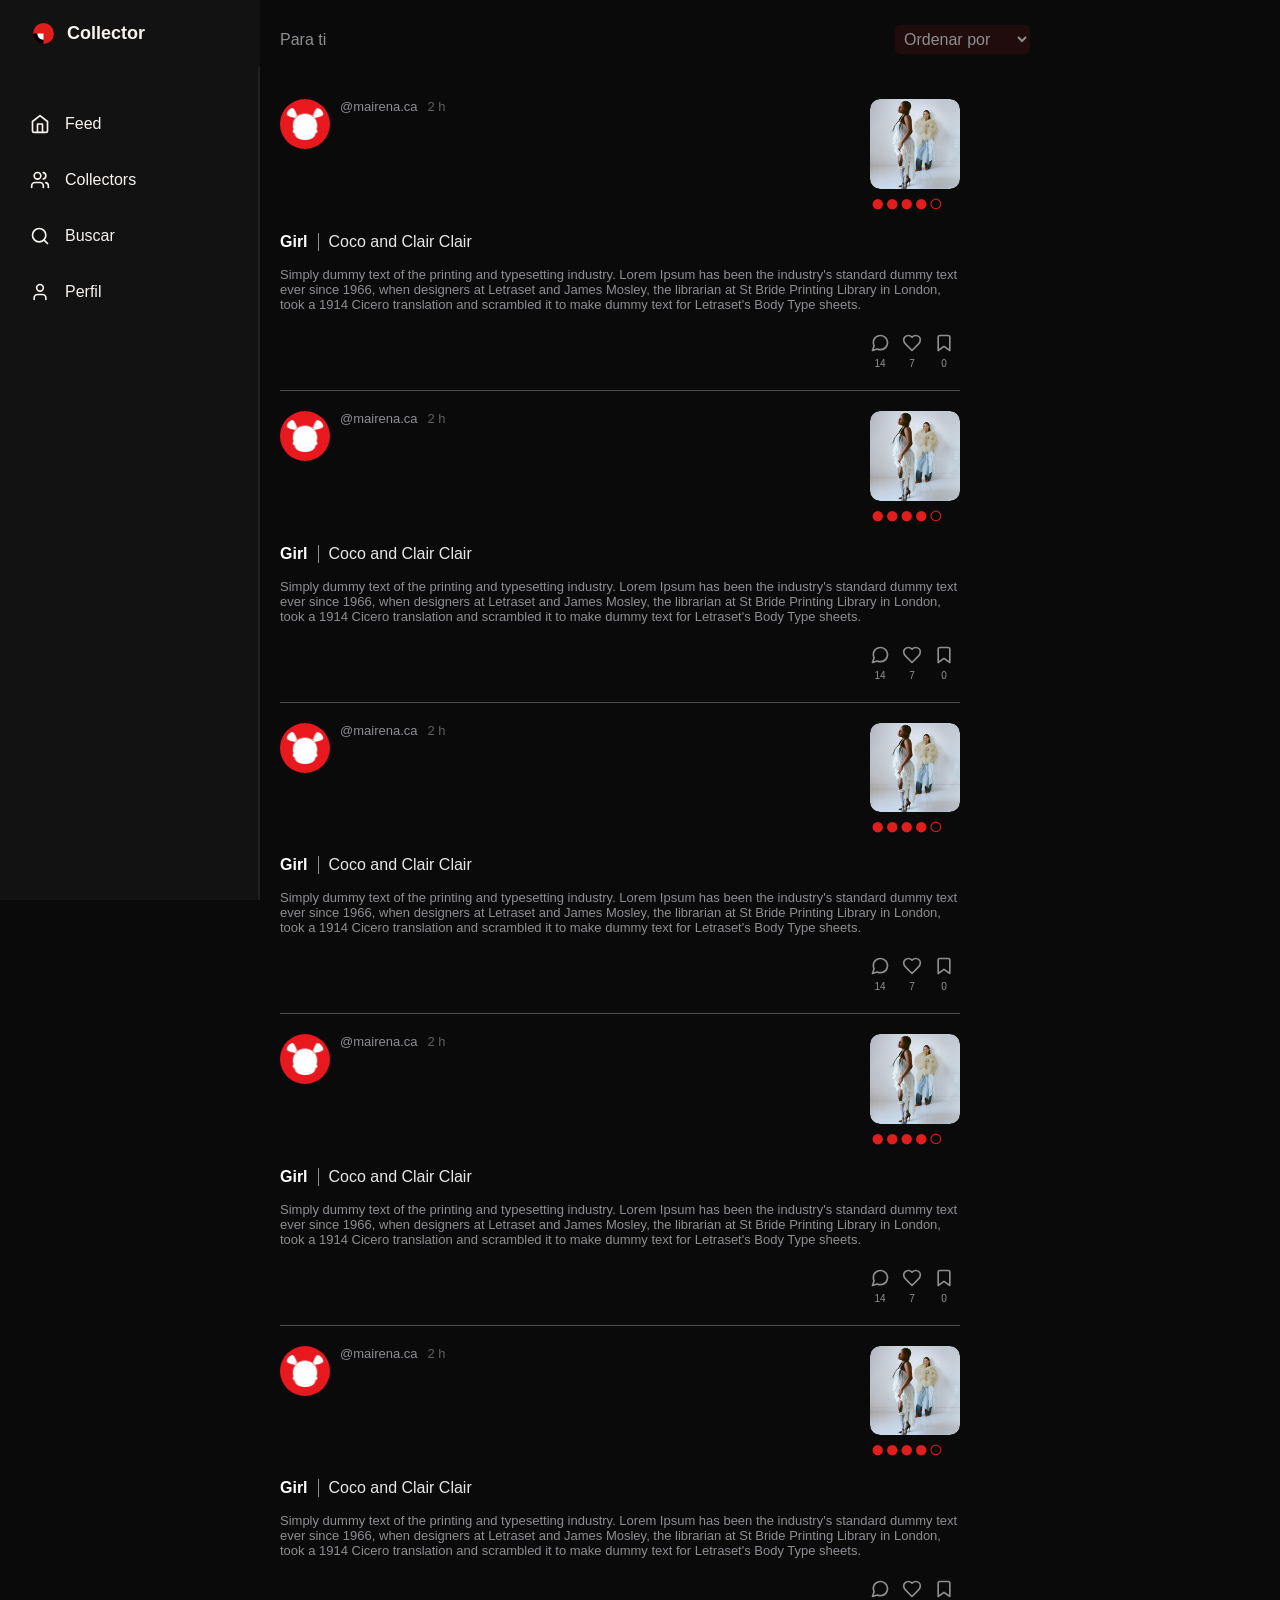
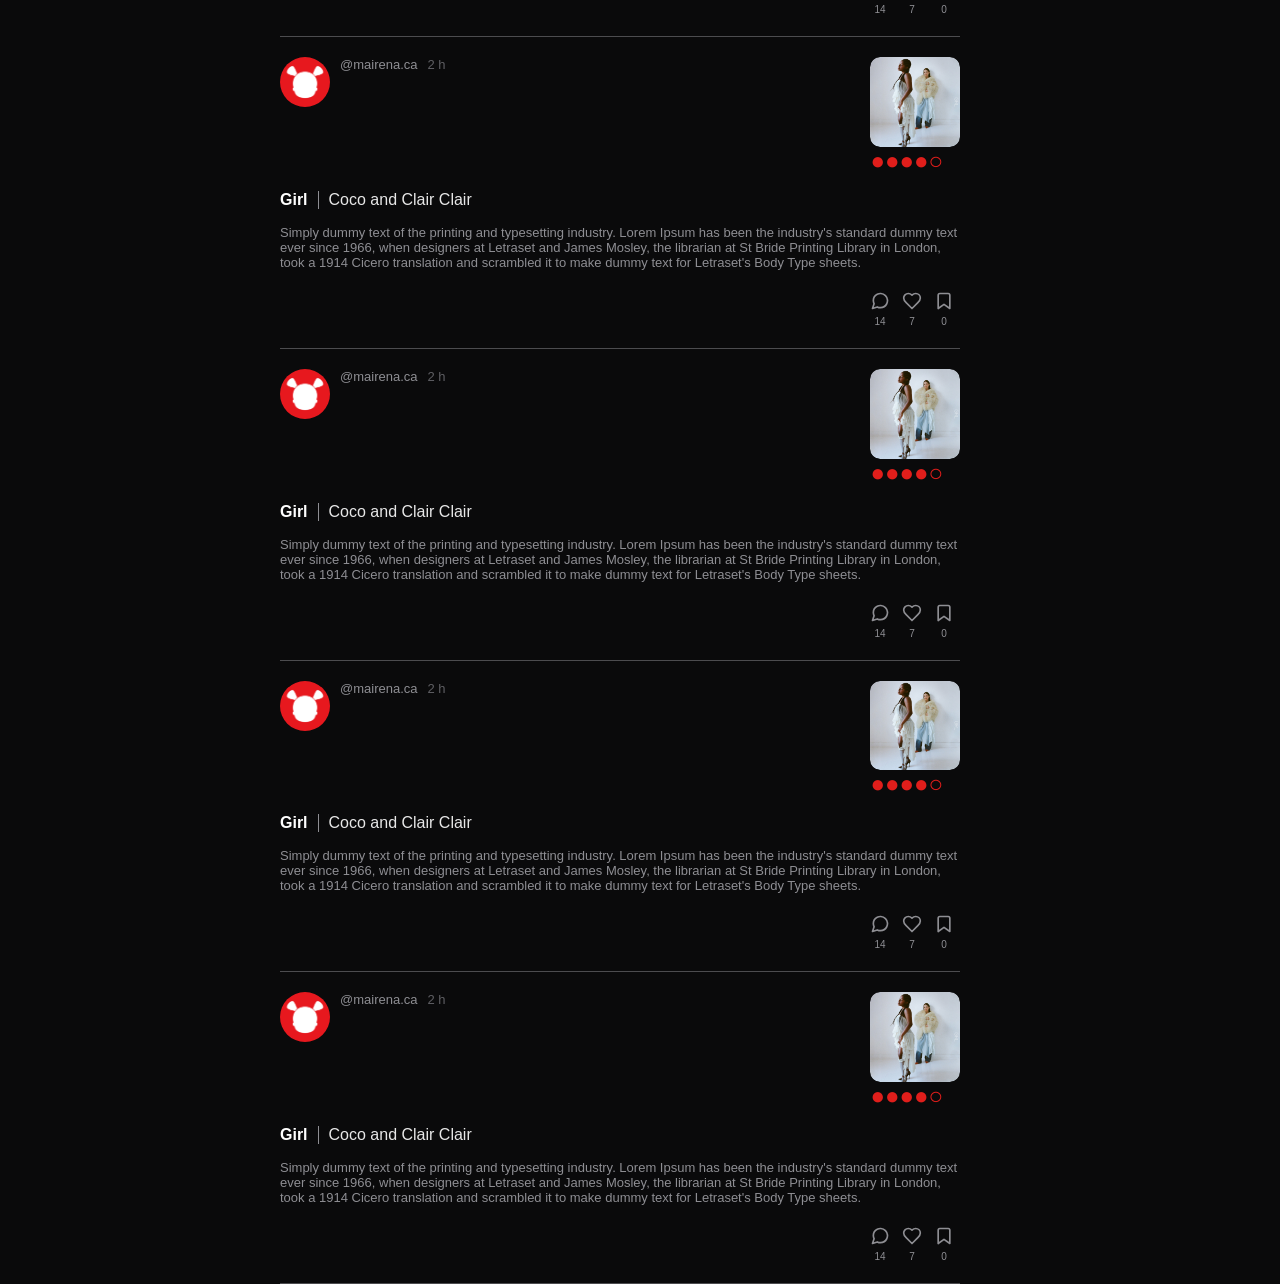
<file: index.html>
<!DOCTYPE html>
<html lang="es">
<head>
    <meta charset="UTF-8">
    <meta name="viewport" content="width=device-width, initial-scale=1.0">
    <title>Collector</title>
    <link rel="stylesheet" href="style.css">
    <link rel="apple-touch-icon" href="resources/iconDEF.png">
</head>
<body>

    <!-- El logo se queda aquí arriba para el móvil -->
    <div class="icon">
        <img src="resources/iconadapted.svg" alt="Logo">
        <span class="icon-text">Collector</span>
    </div>

    <!-- Barra de navegación con tus botones -->
    <nav class="nav-bar">
        <div class="nav-buttons-container">
            <a class="nav-button" href="index.html">
                <svg xmlns="http://w3.org" width="24" height="24" viewBox="0 0 24 24" fill="none" stroke="currentColor" stroke-width="2" stroke-linecap="round" stroke-linejoin="round" class="nav-icon"><path d="m3 9 9-7 9 7v11a2 2 0 0 1-2 2H5a2 2 0 0 1-2-2z"/><polyline points="9 22 9 12 15 12 15 22"/></svg>
                <span>Feed</span>
            </a>
            
            <a class="nav-button" href="collectors.html">
                <svg xmlns="http://w3.org" width="24" height="24" viewBox="0 0 24 24" fill="none" stroke="currentColor" stroke-width="2" stroke-linecap="round" stroke-linejoin="round" class="nav-icon"><path d="M16 21v-2a4 4 0 0 0-4-4H6a4 4 0 0 0-4 4v2"/><circle cx="9" cy="7" r="4"/><path d="M22 21v-2a4 4 0 0 0-3-3.87"/><path d="M16 3.13a4 4 0 0 1 0 7.75"/></svg>
                <span>Collectors</span>
            </a>
           
            <a class="nav-button" href="buscar.html">
                <svg xmlns="http://w3.org" width="24" height="24" viewBox="0 0 24 24" fill="none" stroke="currentColor" stroke-width="2" stroke-linecap="round" stroke-linejoin="round" class="nav-icon"><circle cx="11" cy="11" r="8"/><path d="m21 21-4.3-4.3"/></svg>
                <span>Buscar</span>
            </a>
            
            <a class="nav-button" href="perfil.html">
                <svg xmlns="http://w3.org" width="24" height="24" viewBox="0 0 24 24" fill="none" stroke="currentColor" stroke-width="2" stroke-linecap="round" stroke-linejoin="round" class="nav-icon"><path d="M19 21v-2a4 4 0 0 0-4-4H9a4 4 0 0 0-4 4v2"/><circle cx="12" cy="7" r="4"/></svg>
                <span>Perfil</span>
            </a>
        </div>
    </nav>


    <main class="Feed">
        
        <div class="ordenar-por"><h1>Para ti </h1>
                <select class="ordenar-select">
                    <option selected disabled>Ordenar por</option>
                    <option>Más recientes</option>
                    <option>Más populares</option>
                </select>
        </div>
        <div class="comentario-contenedor">
            

            
        <div class="comentario-contenedor">
            

            <div class="comentario">
                    <div class="contenido">
                        <div class="info-usuario">
                        <div class="avatar"><img src="resources/DEFAULTUSER.png"></div>
                        <div class="user-date"><span class="nombre-usuario">@mairena.ca</span><span class="fecha">2 h</span></div>
                        </div>
                        <a href="#miModal" class="portada-enlace">
                        <div class="cover">
                                <div class="portada"><img class="portada" src="resources/girlcover.jpg"></div>
                                <div class="estrellas">
                                <span>●●●●○</span>
                                </div>
                            </div>  
                        </a>  
                    </div>    
                    
                       
                
                    
                    <div class="reseña">
                        <div class="album-name">Girl <p class="artist-name">Coco and Clair Clair</p></div>
                        <div class="mensaje">Simply dummy text of the printing and typesetting industry. Lorem Ipsum has been the industry's standard dummy text ever since 1966, when designers at Letraset and James Mosley, the librarian at St Bride Printing Library in London, took a 1914 Cicero translation and scrambled it to make dummy text for Letraset's Body Type sheets.</div>
                    </div>
                        
                       
                    <div class="botones-likesave">
                            <button class="coment"><svg xmlns="http://w3.org" viewBox="0 0 24 24" width="20" height="20" fill="none" stroke="currentColor" stroke-width="2" stroke-linecap="round" stroke-linejoin="round">
                            <path d="M21 11.5a8.38 8.38 0 0 1-.9 3.8 8.5 8.5 0 0 1-7.6 4.7 8.38 8.38 0 0 1-3.8-.9L3 21l1.9-5.7a8.38 8.38 0 0 1-.9-3.8 8.5 8.5 0 0 1 4.7-7.6 8.38 8.38 0 0 1 3.8-.9h.5a8.48 8.48 0 0 1 8 8v.5z"/>
                            </svg><p>14</p>
                            </button>
                            <button class="like"><svg xmlns="http://w3.org" viewBox="0 0 24 24" width="20" height="20" fill="none" stroke="currentColor" stroke-width="2" stroke-linecap="round" stroke-linejoin="round">
                            <path d="M19 14c1.49-1.46 3-3.21 3-5.5A5.5 5.5 0 0 0 16.5 3c-1.76 0-3 .5-4.5 2-1.5-1.5-2.74-2-4.5-2A5.5 5.5 0 0 0 2 8.5c0 2.3 1.5 4.05 3 5.5l7 7Z"/>
                            </svg><p>7</p></button>
                            
                            <button class="save"><svg xmlns="http://w3.org" viewBox="0 0 24 24" width="20" height="20" fill="none" stroke="currentColor" stroke-width="2" stroke-linecap="round" stroke-linejoin="round">
                            <path d="M19 21l-7-5-7 5V5a2 2 0 0 1 2-2h10a2 2 0 0 1 2 2z"/>
                            </svg><p>0</p></button>
                    </div>
            </div>    
           

            <div class="comentario">
                    <div class="contenido">
                        <div class="info-usuario">
                        <div class="avatar"><img src="resources/DEFAULTUSER.png"></div>
                        <div class="user-date"><span class="nombre-usuario">@mairena.ca</span><span class="fecha">2 h</span></div>
                        </div>
                        <a href="#miModal" class="portada-enlace">
                        <div class="cover">
                                <div class="portada"><img class="portada" src="resources/girlcover.jpg"></div>
                                <div class="estrellas">
                                <span>●●●●○</span>
                                </div>
                            </div>  
                        </a>  
                    </div>    
                    
                       
                
                    
                    <div class="reseña">
                        <div class="album-name">Girl <p class="artist-name">Coco and Clair Clair</p></div>
                        <div class="mensaje">Simply dummy text of the printing and typesetting industry. Lorem Ipsum has been the industry's standard dummy text ever since 1966, when designers at Letraset and James Mosley, the librarian at St Bride Printing Library in London, took a 1914 Cicero translation and scrambled it to make dummy text for Letraset's Body Type sheets.</div>
                    </div>
                        
                       
                    <div class="botones-likesave">
                            <button class="coment"><svg xmlns="http://w3.org" viewBox="0 0 24 24" width="20" height="20" fill="none" stroke="currentColor" stroke-width="2" stroke-linecap="round" stroke-linejoin="round">
                            <path d="M21 11.5a8.38 8.38 0 0 1-.9 3.8 8.5 8.5 0 0 1-7.6 4.7 8.38 8.38 0 0 1-3.8-.9L3 21l1.9-5.7a8.38 8.38 0 0 1-.9-3.8 8.5 8.5 0 0 1 4.7-7.6 8.38 8.38 0 0 1 3.8-.9h.5a8.48 8.48 0 0 1 8 8v.5z"/>
                            </svg><p>14</p>
                            </button>
                            <button class="like"><svg xmlns="http://w3.org" viewBox="0 0 24 24" width="20" height="20" fill="none" stroke="currentColor" stroke-width="2" stroke-linecap="round" stroke-linejoin="round">
                            <path d="M19 14c1.49-1.46 3-3.21 3-5.5A5.5 5.5 0 0 0 16.5 3c-1.76 0-3 .5-4.5 2-1.5-1.5-2.74-2-4.5-2A5.5 5.5 0 0 0 2 8.5c0 2.3 1.5 4.05 3 5.5l7 7Z"/>
                            </svg><p>7</p></button>
                            
                            <button class="save"><svg xmlns="http://w3.org" viewBox="0 0 24 24" width="20" height="20" fill="none" stroke="currentColor" stroke-width="2" stroke-linecap="round" stroke-linejoin="round">
                            <path d="M19 21l-7-5-7 5V5a2 2 0 0 1 2-2h10a2 2 0 0 1 2 2z"/>
                            </svg><p>0</p></button>
                    </div>
            </div> 

            <div class="comentario">
                    <div class="contenido">
                        <div class="info-usuario">
                        <div class="avatar"><img src="resources/DEFAULTUSER.png"></div>
                        <div class="user-date"><span class="nombre-usuario">@mairena.ca</span><span class="fecha">2 h</span></div>
                        </div>
                        <a href="#miModal" class="portada-enlace">
                        <div class="cover">
                                <div class="portada"><img class="portada" src="resources/girlcover.jpg"></div>
                                <div class="estrellas">
                                <span>●●●●○</span>
                                </div>
                            </div>  
                        </a>  
                    </div>    
                    
                       
                
                    
                    <div class="reseña">
                        <div class="album-name">Girl <p class="artist-name">Coco and Clair Clair</p></div>
                        <div class="mensaje">Simply dummy text of the printing and typesetting industry. Lorem Ipsum has been the industry's standard dummy text ever since 1966, when designers at Letraset and James Mosley, the librarian at St Bride Printing Library in London, took a 1914 Cicero translation and scrambled it to make dummy text for Letraset's Body Type sheets.</div>
                    </div>
                        
                       
                    <div class="botones-likesave">
                            <button class="coment"><svg xmlns="http://w3.org" viewBox="0 0 24 24" width="20" height="20" fill="none" stroke="currentColor" stroke-width="2" stroke-linecap="round" stroke-linejoin="round">
                            <path d="M21 11.5a8.38 8.38 0 0 1-.9 3.8 8.5 8.5 0 0 1-7.6 4.7 8.38 8.38 0 0 1-3.8-.9L3 21l1.9-5.7a8.38 8.38 0 0 1-.9-3.8 8.5 8.5 0 0 1 4.7-7.6 8.38 8.38 0 0 1 3.8-.9h.5a8.48 8.48 0 0 1 8 8v.5z"/>
                            </svg><p>14</p>
                            </button>
                            <button class="like"><svg xmlns="http://w3.org" viewBox="0 0 24 24" width="20" height="20" fill="none" stroke="currentColor" stroke-width="2" stroke-linecap="round" stroke-linejoin="round">
                            <path d="M19 14c1.49-1.46 3-3.21 3-5.5A5.5 5.5 0 0 0 16.5 3c-1.76 0-3 .5-4.5 2-1.5-1.5-2.74-2-4.5-2A5.5 5.5 0 0 0 2 8.5c0 2.3 1.5 4.05 3 5.5l7 7Z"/>
                            </svg><p>7</p></button>
                            
                            <button class="save"><svg xmlns="http://w3.org" viewBox="0 0 24 24" width="20" height="20" fill="none" stroke="currentColor" stroke-width="2" stroke-linecap="round" stroke-linejoin="round">
                            <path d="M19 21l-7-5-7 5V5a2 2 0 0 1 2-2h10a2 2 0 0 1 2 2z"/>
                            </svg><p>0</p></button>
                    </div>
            </div> 

            <div class="comentario">
                    <div class="contenido">
                        <div class="info-usuario">
                        <div class="avatar"><img src="resources/DEFAULTUSER.png"></div>
                        <div class="user-date"><span class="nombre-usuario">@mairena.ca</span><span class="fecha">2 h</span></div>
                        </div>
                        <a href="#miModal" class="portada-enlace">
                        <div class="cover">
                                <div class="portada"><img class="portada" src="resources/girlcover.jpg"></div>
                                <div class="estrellas">
                                <span>●●●●○</span>
                                </div>
                            </div>  
                        </a>  
                    </div>    
                    
                       
                
                    
                    <div class="reseña">
                        <div class="album-name">Girl <p class="artist-name">Coco and Clair Clair</p></div>
                        <div class="mensaje">Simply dummy text of the printing and typesetting industry. Lorem Ipsum has been the industry's standard dummy text ever since 1966, when designers at Letraset and James Mosley, the librarian at St Bride Printing Library in London, took a 1914 Cicero translation and scrambled it to make dummy text for Letraset's Body Type sheets.</div>
                    </div>
                        
                       
                    <div class="botones-likesave">
                            <button class="coment"><svg xmlns="http://w3.org" viewBox="0 0 24 24" width="20" height="20" fill="none" stroke="currentColor" stroke-width="2" stroke-linecap="round" stroke-linejoin="round">
                            <path d="M21 11.5a8.38 8.38 0 0 1-.9 3.8 8.5 8.5 0 0 1-7.6 4.7 8.38 8.38 0 0 1-3.8-.9L3 21l1.9-5.7a8.38 8.38 0 0 1-.9-3.8 8.5 8.5 0 0 1 4.7-7.6 8.38 8.38 0 0 1 3.8-.9h.5a8.48 8.48 0 0 1 8 8v.5z"/>
                            </svg><p>14</p>
                            </button>
                            <button class="like"><svg xmlns="http://w3.org" viewBox="0 0 24 24" width="20" height="20" fill="none" stroke="currentColor" stroke-width="2" stroke-linecap="round" stroke-linejoin="round">
                            <path d="M19 14c1.49-1.46 3-3.21 3-5.5A5.5 5.5 0 0 0 16.5 3c-1.76 0-3 .5-4.5 2-1.5-1.5-2.74-2-4.5-2A5.5 5.5 0 0 0 2 8.5c0 2.3 1.5 4.05 3 5.5l7 7Z"/>
                            </svg><p>7</p></button>
                            
                            <button class="save"><svg xmlns="http://w3.org" viewBox="0 0 24 24" width="20" height="20" fill="none" stroke="currentColor" stroke-width="2" stroke-linecap="round" stroke-linejoin="round">
                            <path d="M19 21l-7-5-7 5V5a2 2 0 0 1 2-2h10a2 2 0 0 1 2 2z"/>
                            </svg><p>0</p></button>
                    </div>
            </div> 

            <div class="comentario">
                    <div class="contenido">
                        <div class="info-usuario">
                        <div class="avatar"><img src="resources/DEFAULTUSER.png"></div>
                        <div class="user-date"><span class="nombre-usuario">@mairena.ca</span><span class="fecha">2 h</span></div>
                        </div>
                        <a href="#miModal" class="portada-enlace">
                        <div class="cover">
                                <div class="portada"><img class="portada" src="resources/girlcover.jpg"></div>
                                <div class="estrellas">
                                <span>●●●●○</span>
                                </div>
                            </div>  
                        </a>  
                    </div>    
                    
                       
                
                    
                    <div class="reseña">
                        <div class="album-name">Girl <p class="artist-name">Coco and Clair Clair</p></div>
                        <div class="mensaje">Simply dummy text of the printing and typesetting industry. Lorem Ipsum has been the industry's standard dummy text ever since 1966, when designers at Letraset and James Mosley, the librarian at St Bride Printing Library in London, took a 1914 Cicero translation and scrambled it to make dummy text for Letraset's Body Type sheets.</div>
                    </div>
                        
                       
                    <div class="botones-likesave">
                            <button class="coment"><svg xmlns="http://w3.org" viewBox="0 0 24 24" width="20" height="20" fill="none" stroke="currentColor" stroke-width="2" stroke-linecap="round" stroke-linejoin="round">
                            <path d="M21 11.5a8.38 8.38 0 0 1-.9 3.8 8.5 8.5 0 0 1-7.6 4.7 8.38 8.38 0 0 1-3.8-.9L3 21l1.9-5.7a8.38 8.38 0 0 1-.9-3.8 8.5 8.5 0 0 1 4.7-7.6 8.38 8.38 0 0 1 3.8-.9h.5a8.48 8.48 0 0 1 8 8v.5z"/>
                            </svg><p>14</p>
                            </button>
                            <button class="like"><svg xmlns="http://w3.org" viewBox="0 0 24 24" width="20" height="20" fill="none" stroke="currentColor" stroke-width="2" stroke-linecap="round" stroke-linejoin="round">
                            <path d="M19 14c1.49-1.46 3-3.21 3-5.5A5.5 5.5 0 0 0 16.5 3c-1.76 0-3 .5-4.5 2-1.5-1.5-2.74-2-4.5-2A5.5 5.5 0 0 0 2 8.5c0 2.3 1.5 4.05 3 5.5l7 7Z"/>
                            </svg><p>7</p></button>
                            
                            <button class="save"><svg xmlns="http://w3.org" viewBox="0 0 24 24" width="20" height="20" fill="none" stroke="currentColor" stroke-width="2" stroke-linecap="round" stroke-linejoin="round">
                            <path d="M19 21l-7-5-7 5V5a2 2 0 0 1 2-2h10a2 2 0 0 1 2 2z"/>
                            </svg><p>0</p></button>
                    </div>
            </div> 

            <div class="comentario">
                    <div class="contenido">
                        <div class="info-usuario">
                        <div class="avatar"><img src="resources/DEFAULTUSER.png"></div>
                        <div class="user-date"><span class="nombre-usuario">@mairena.ca</span><span class="fecha">2 h</span></div>
                        </div>
                        <a href="#miModal" class="portada-enlace">
                        <div class="cover">
                                <div class="portada"><img class="portada" src="resources/girlcover.jpg"></div>
                                <div class="estrellas">
                                <span>●●●●○</span>
                                </div>
                            </div>  
                        </a>  
                    </div>    
                    
                       
                
                    
                    <div class="reseña">
                        <div class="album-name">Girl <p class="artist-name">Coco and Clair Clair</p></div>
                        <div class="mensaje">Simply dummy text of the printing and typesetting industry. Lorem Ipsum has been the industry's standard dummy text ever since 1966, when designers at Letraset and James Mosley, the librarian at St Bride Printing Library in London, took a 1914 Cicero translation and scrambled it to make dummy text for Letraset's Body Type sheets.</div>
                    </div>
                        
                       
                    <div class="botones-likesave">
                            <button class="coment"><svg xmlns="http://w3.org" viewBox="0 0 24 24" width="20" height="20" fill="none" stroke="currentColor" stroke-width="2" stroke-linecap="round" stroke-linejoin="round">
                            <path d="M21 11.5a8.38 8.38 0 0 1-.9 3.8 8.5 8.5 0 0 1-7.6 4.7 8.38 8.38 0 0 1-3.8-.9L3 21l1.9-5.7a8.38 8.38 0 0 1-.9-3.8 8.5 8.5 0 0 1 4.7-7.6 8.38 8.38 0 0 1 3.8-.9h.5a8.48 8.48 0 0 1 8 8v.5z"/>
                            </svg><p>14</p>
                            </button>
                            <button class="like"><svg xmlns="http://w3.org" viewBox="0 0 24 24" width="20" height="20" fill="none" stroke="currentColor" stroke-width="2" stroke-linecap="round" stroke-linejoin="round">
                            <path d="M19 14c1.49-1.46 3-3.21 3-5.5A5.5 5.5 0 0 0 16.5 3c-1.76 0-3 .5-4.5 2-1.5-1.5-2.74-2-4.5-2A5.5 5.5 0 0 0 2 8.5c0 2.3 1.5 4.05 3 5.5l7 7Z"/>
                            </svg><p>7</p></button>
                            
                            <button class="save"><svg xmlns="http://w3.org" viewBox="0 0 24 24" width="20" height="20" fill="none" stroke="currentColor" stroke-width="2" stroke-linecap="round" stroke-linejoin="round">
                            <path d="M19 21l-7-5-7 5V5a2 2 0 0 1 2-2h10a2 2 0 0 1 2 2z"/>
                            </svg><p>0</p></button>
                    </div>
            </div> 

            <div class="comentario">
                    <div class="contenido">
                        <div class="info-usuario">
                        <div class="avatar"><img src="resources/DEFAULTUSER.png"></div>
                        <div class="user-date"><span class="nombre-usuario">@mairena.ca</span><span class="fecha">2 h</span></div>
                        </div>
                        <a href="#miModal" class="portada-enlace">
                        <div class="cover">
                                <div class="portada"><img class="portada" src="resources/girlcover.jpg"></div>
                                <div class="estrellas">
                                <span>●●●●○</span>
                                </div>
                            </div>  
                        </a>  
                    </div>    
                    
                       
                
                    
                    <div class="reseña">
                        <div class="album-name">Girl <p class="artist-name">Coco and Clair Clair</p></div>
                        <div class="mensaje">Simply dummy text of the printing and typesetting industry. Lorem Ipsum has been the industry's standard dummy text ever since 1966, when designers at Letraset and James Mosley, the librarian at St Bride Printing Library in London, took a 1914 Cicero translation and scrambled it to make dummy text for Letraset's Body Type sheets.</div>
                    </div>
                        
                       
                    <div class="botones-likesave">
                            <button class="coment"><svg xmlns="http://w3.org" viewBox="0 0 24 24" width="20" height="20" fill="none" stroke="currentColor" stroke-width="2" stroke-linecap="round" stroke-linejoin="round">
                            <path d="M21 11.5a8.38 8.38 0 0 1-.9 3.8 8.5 8.5 0 0 1-7.6 4.7 8.38 8.38 0 0 1-3.8-.9L3 21l1.9-5.7a8.38 8.38 0 0 1-.9-3.8 8.5 8.5 0 0 1 4.7-7.6 8.38 8.38 0 0 1 3.8-.9h.5a8.48 8.48 0 0 1 8 8v.5z"/>
                            </svg><p>14</p>
                            </button>
                            <button class="like"><svg xmlns="http://w3.org" viewBox="0 0 24 24" width="20" height="20" fill="none" stroke="currentColor" stroke-width="2" stroke-linecap="round" stroke-linejoin="round">
                            <path d="M19 14c1.49-1.46 3-3.21 3-5.5A5.5 5.5 0 0 0 16.5 3c-1.76 0-3 .5-4.5 2-1.5-1.5-2.74-2-4.5-2A5.5 5.5 0 0 0 2 8.5c0 2.3 1.5 4.05 3 5.5l7 7Z"/>
                            </svg><p>7</p></button>
                            
                            <button class="save"><svg xmlns="http://w3.org" viewBox="0 0 24 24" width="20" height="20" fill="none" stroke="currentColor" stroke-width="2" stroke-linecap="round" stroke-linejoin="round">
                            <path d="M19 21l-7-5-7 5V5a2 2 0 0 1 2-2h10a2 2 0 0 1 2 2z"/>
                            </svg><p>0</p></button>
                    </div>
            </div> 

            <div class="comentario">
                    <div class="contenido">
                        <div class="info-usuario">
                        <div class="avatar"><img src="resources/DEFAULTUSER.png"></div>
                        <div class="user-date"><span class="nombre-usuario">@mairena.ca</span><span class="fecha">2 h</span></div>
                        </div>
                        <a href="#miModal" class="portada-enlace">
                        <div class="cover">
                                <div class="portada"><img class="portada" src="resources/girlcover.jpg"></div>
                                <div class="estrellas">
                                <span>●●●●○</span>
                                </div>
                            </div>  
                        </a>  
                    </div>    
                    
                       
                
                    
                    <div class="reseña">
                        <div class="album-name">Girl <p class="artist-name">Coco and Clair Clair</p></div>
                        <div class="mensaje">Simply dummy text of the printing and typesetting industry. Lorem Ipsum has been the industry's standard dummy text ever since 1966, when designers at Letraset and James Mosley, the librarian at St Bride Printing Library in London, took a 1914 Cicero translation and scrambled it to make dummy text for Letraset's Body Type sheets.</div>
                    </div>
                        
                       
                    <div class="botones-likesave">
                            <button class="coment"><svg xmlns="http://w3.org" viewBox="0 0 24 24" width="20" height="20" fill="none" stroke="currentColor" stroke-width="2" stroke-linecap="round" stroke-linejoin="round">
                            <path d="M21 11.5a8.38 8.38 0 0 1-.9 3.8 8.5 8.5 0 0 1-7.6 4.7 8.38 8.38 0 0 1-3.8-.9L3 21l1.9-5.7a8.38 8.38 0 0 1-.9-3.8 8.5 8.5 0 0 1 4.7-7.6 8.38 8.38 0 0 1 3.8-.9h.5a8.48 8.48 0 0 1 8 8v.5z"/>
                            </svg><p>14</p>
                            </button>
                            <button class="like"><svg xmlns="http://w3.org" viewBox="0 0 24 24" width="20" height="20" fill="none" stroke="currentColor" stroke-width="2" stroke-linecap="round" stroke-linejoin="round">
                            <path d="M19 14c1.49-1.46 3-3.21 3-5.5A5.5 5.5 0 0 0 16.5 3c-1.76 0-3 .5-4.5 2-1.5-1.5-2.74-2-4.5-2A5.5 5.5 0 0 0 2 8.5c0 2.3 1.5 4.05 3 5.5l7 7Z"/>
                            </svg><p>7</p></button>
                            
                            <button class="save"><svg xmlns="http://w3.org" viewBox="0 0 24 24" width="20" height="20" fill="none" stroke="currentColor" stroke-width="2" stroke-linecap="round" stroke-linejoin="round">
                            <path d="M19 21l-7-5-7 5V5a2 2 0 0 1 2-2h10a2 2 0 0 1 2 2z"/>
                            </svg><p>0</p></button>
                    </div>
            </div> 

            <div class="comentario">
                    <div class="contenido">
                        <div class="info-usuario">
                        <div class="avatar"><img src="resources/DEFAULTUSER.png"></div>
                        <div class="user-date"><span class="nombre-usuario">@mairena.ca</span><span class="fecha">2 h</span></div>
                        </div>
                        <a href="#miModal" class="portada-enlace">
                        <div class="cover">
                                <div class="portada"><img class="portada" src="resources/girlcover.jpg"></div>
                                <div class="estrellas">
                                <span>●●●●○</span>
                                </div>
                            </div>  
                        </a>  
                    </div>    
                    
                       
                
                    
                    <div class="reseña">
                        <div class="album-name">Girl <p class="artist-name">Coco and Clair Clair</p></div>
                        <div class="mensaje">Simply dummy text of the printing and typesetting industry. Lorem Ipsum has been the industry's standard dummy text ever since 1966, when designers at Letraset and James Mosley, the librarian at St Bride Printing Library in London, took a 1914 Cicero translation and scrambled it to make dummy text for Letraset's Body Type sheets.</div>
                    </div>
                        
                       
                    <div class="botones-likesave">
                            <button class="coment"><svg xmlns="http://w3.org" viewBox="0 0 24 24" width="20" height="20" fill="none" stroke="currentColor" stroke-width="2" stroke-linecap="round" stroke-linejoin="round">
                            <path d="M21 11.5a8.38 8.38 0 0 1-.9 3.8 8.5 8.5 0 0 1-7.6 4.7 8.38 8.38 0 0 1-3.8-.9L3 21l1.9-5.7a8.38 8.38 0 0 1-.9-3.8 8.5 8.5 0 0 1 4.7-7.6 8.38 8.38 0 0 1 3.8-.9h.5a8.48 8.48 0 0 1 8 8v.5z"/>
                            </svg><p>14</p>
                            </button>
                            <button class="like"><svg xmlns="http://w3.org" viewBox="0 0 24 24" width="20" height="20" fill="none" stroke="currentColor" stroke-width="2" stroke-linecap="round" stroke-linejoin="round">
                            <path d="M19 14c1.49-1.46 3-3.21 3-5.5A5.5 5.5 0 0 0 16.5 3c-1.76 0-3 .5-4.5 2-1.5-1.5-2.74-2-4.5-2A5.5 5.5 0 0 0 2 8.5c0 2.3 1.5 4.05 3 5.5l7 7Z"/>
                            </svg><p>7</p></button>
                            
                            <button class="save"><svg xmlns="http://w3.org" viewBox="0 0 24 24" width="20" height="20" fill="none" stroke="currentColor" stroke-width="2" stroke-linecap="round" stroke-linejoin="round">
                            <path d="M19 21l-7-5-7 5V5a2 2 0 0 1 2-2h10a2 2 0 0 1 2 2z"/>
                            </svg><p>0</p></button>
                    </div>
            </div> 

            

    


    </main>

<!-- esto es el modal -->
    <div id="miModal" class="modal-fondo">
    <div class="modal-contenido">
        <!-- Este botón redirige a '#' (ningún sitio), lo que cierra el modal -->
        <a href="#" class="cerrar-modal">&times;</a>

        <div class="modal-cover"><svg xmlns="http://w3.org" width="48" height="48" viewBox="0 0 24 24" fill="none" stroke="currentColor" stroke-width="1" stroke-linecap="round" stroke-linejoin="round">
        <!-- Círculo exterior del disco -->
            <circle cx="12" cy="12" r="10" />
        <!-- Círculo interior (el agujero central) -->
            <circle cx="12" cy="12" r="2" />
        <!-- Línea curva de brillo o surco del disco -->
            <path d="M6 12a6 6 0 0 1 6-6" />
        </svg>
        </div>
        <div class="resto-modal" >
        <div class="titulo-artistas">
        <h2>Título del álbum</h2>
        <p>Artista · Año</p>
            <div class="estrellas">
                 <span>●</span><span>○</span><span>○</span><span>○</span><span>○</span>
            </div>
        </div>

            <div class="botones-modal">
                    <button type="button" class="escuchado" checked>
                        <svg xmlns="http://w3.org" width="12" height="12" viewBox="0 0 24 24" fill="none" stroke="currentColor" stroke-width="2">
                            <polyline points="20 6 9 17 4 12"/>
                        </svg> Escuchado
                    </button>
                    <button type="button" class="en-cola">
                      <svg xmlns="http://w3.org" width="12" height="12" viewBox="0 0 24 24" fill="none" stroke="currentColor" stroke-width="2" stroke-linecap="round" stroke-linejoin="round">
                            <circle cx="12" cy="12" r="10"/>
                            <polyline points="12 6 12 12 16 14"/>
                        </svg> En cola
                    </button>
            </div>
            <textarea class="modal-review" placeholder="Escribe qué te ha parecido este álbum..."></textarea>
            <hr class="separador">
            <div class="fav-save">
                <button type="button">
                    <svg xmlns="http://w3.org" width="16" height="16" viewBox="0 0 24 24" fill="none" stroke="currentColor" stroke-width="2" stroke-linecap="round" stroke-linejoin="round">
                        <path d="M19 14c1.49-1.46 3-3.21 3-5.5A5.5 5.5 0 0 0 16.5 3c-1.76 0-3 .5-4.5 2-1.5-1.5-2.74-2-4.5-2A5.5 5.5 0 0 0 2 8.5c0 2.3 1.5 4.05 3 5.5l7 7Z"/>
                    </svg> Favorito</button>
                <button type="button"><svg xmlns="http://w3.org" width="16" height="16" viewBox="0 0 24 24" fill="none" stroke="currentColor" stroke-width="2" stroke-linecap="round" stroke-linejoin="round">
                        <path d="m19 21-7-4-7 4V5a2 2 0 0 1 2-2h10a2 2 0 0 1 2 2v16z"/>
                        </svg> Añadir a colección</button>
            </div>
        </div>
    </div>
</div>

</body>
</html>
</file>
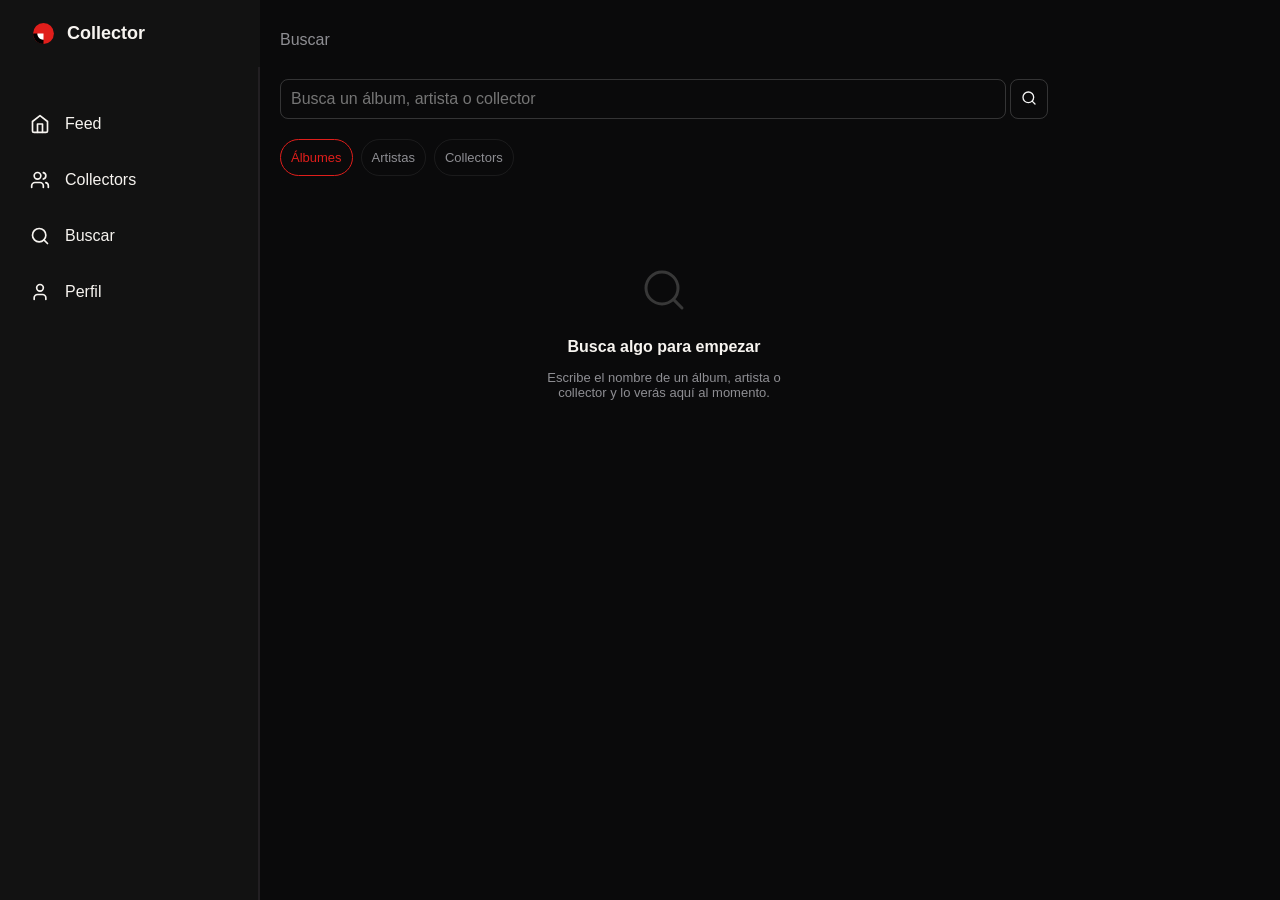
<file: buscar.html>
<!DOCTYPE html>
<html lang="es">
<head>
    <meta charset="UTF-8">
    <meta name="viewport" content="width=device-width, initial-scale=1.0">
    <title>Collector</title>
    <link rel="stylesheet" href="style.css">
    <link rel="apple-touch-icon" href="resources/iconDEF.png">
</head>
<body>

    <!-- El logo se queda aquí arriba para el móvil -->
    <div class="icon">
        <img src="resources/iconadapted.svg" alt="Logo">
        <span class="icon-text">Collector</span>
    </div>

    <!-- Barra de navegación con tus botones -->
    <nav class="nav-bar">
        <div class="nav-buttons-container">
            <a class="nav-button" href="index.html">
                <svg xmlns="http://w3.org" width="24" height="24" viewBox="0 0 24 24" fill="none" stroke="currentColor" stroke-width="2" stroke-linecap="round" stroke-linejoin="round" class="nav-icon"><path d="m3 9 9-7 9 7v11a2 2 0 0 1-2 2H5a2 2 0 0 1-2-2z"/><polyline points="9 22 9 12 15 12 15 22"/></svg>
                <span>Feed</span>
            </a>
            
            <a class="nav-button" href="collectors.html">
                <svg xmlns="http://w3.org" width="24" height="24" viewBox="0 0 24 24" fill="none" stroke="currentColor" stroke-width="2" stroke-linecap="round" stroke-linejoin="round" class="nav-icon"><path d="M16 21v-2a4 4 0 0 0-4-4H6a4 4 0 0 0-4 4v2"/><circle cx="9" cy="7" r="4"/><path d="M22 21v-2a4 4 0 0 0-3-3.87"/><path d="M16 3.13a4 4 0 0 1 0 7.75"/></svg>
                <span>Collectors</span>
            </a>
           
            <a class="nav-button" href="buscar.html">
                <svg xmlns="http://w3.org" width="24" height="24" viewBox="0 0 24 24" fill="none" stroke="currentColor" stroke-width="2" stroke-linecap="round" stroke-linejoin="round" class="nav-icon"><circle cx="11" cy="11" r="8"/><path d="m21 21-4.3-4.3"/></svg>
                <span>Buscar</span>
            </a>
            
            <a class="nav-button" href="perfil.html">
                <svg xmlns="http://w3.org" width="24" height="24" viewBox="0 0 24 24" fill="none" stroke="currentColor" stroke-width="2" stroke-linecap="round" stroke-linejoin="round" class="nav-icon"><path d="M19 21v-2a4 4 0 0 0-4-4H9a4 4 0 0 0-4 4v2"/><circle cx="12" cy="7" r="4"/></svg>
                <span>Perfil</span>
            </a>
        </div>
    </nav>
<main class="buscar-seccion">

<div class="buscar">
    <h1>Buscar</h1>
    <form class="searcher" action="search" method="GET">
    <input type="search" class="buscador" name="q" placeholder="Busca un álbum, artista o collector" required>
    <button type="submit" class="buscador1"><svg xmlns="http://www.w3.org/2000/svg" width="16" height="16" viewBox="0 0 24 24" fill="none" stroke="currentColor" stroke-width="2" stroke-linecap="round" stroke-linejoin="round">
        <circle cx="11" cy="11" r="8"/>
        <path d="m21 21-4.3-4.3"/>
        </svg></button>
    </form>

    <input class="tab" type="radio" name="tab-buscar" id="tab-albumes" checked>
    <input class="tab" type="radio" name="tab-buscar" id="tab-artistas">
    <input class="tab" type="radio" name="tab-buscar" id="tab-collectors">
 
    <div class="filtro-tabs">
    <label class="tab" for="tab-albumes">Álbumes</label>
    <label class="tab" for="tab-artistas">Artistas</label>
    <label class="tab" for="tab-collectors">Collectors</label>
  </div>
    
</div>

<div class="para-empezar">
        <svg xmlns="http://www.w3.org/2000/svg" width="48" height="48" viewBox="0 0 24 24" fill="none" stroke="rgba(56, 56, 56, 1)" stroke-width="1.5
        " stroke-linecap="round" stroke-linejoin="round">
        <circle cx="11" cy="11" r="8"/>
        <path d="m21 21-4.3-4.3"/>
        </svg>
    <h2>Busca algo para empezar</h2>
    <h3>Escribe el nombre de un álbum, artista o collector y lo verás aquí al momento.</h3>
</div>

</main>

<!-- esto es el modal -->
    <div id="miModal" class="modal-fondo">
    <div class="modal-contenido">
        <!-- Este botón redirige a '#' (ningún sitio), lo que cierra el modal -->
        <a href="#" class="cerrar-modal">&times;</a>

        <div class="modal-cover"><svg xmlns="http://w3.org" width="48" height="48" viewBox="0 0 24 24" fill="none" stroke="currentColor" stroke-width="1" stroke-linecap="round" stroke-linejoin="round">
        <!-- Círculo exterior del disco -->
            <circle cx="12" cy="12" r="10" />
        <!-- Círculo interior (el agujero central) -->
            <circle cx="12" cy="12" r="2" />
        <!-- Línea curva de brillo o surco del disco -->
            <path d="M6 12a6 6 0 0 1 6-6" />
        </svg>
        </div>
        <div class="resto-modal" >
        <div class="titulo-artistas">
        <h2>Título del álbum</h2>
        <p>Artista · Año</p>
            <div class="estrellas">
                 <span>●</span><span>○</span><span>○</span><span>○</span><span>○</span>
            </div>
        </div>

            <div class="botones-modal">
                    <button type="button" class="escuchado" checked>
                        <svg xmlns="http://w3.org" width="12" height="12" viewBox="0 0 24 24" fill="none" stroke="currentColor" stroke-width="2">
                            <polyline points="20 6 9 17 4 12"/>
                        </svg> Escuchado
                    </button>
                    <button type="button" class="en-cola">
                      <svg xmlns="http://w3.org" width="12" height="12" viewBox="0 0 24 24" fill="none" stroke="currentColor" stroke-width="2" stroke-linecap="round" stroke-linejoin="round">
                            <circle cx="12" cy="12" r="10"/>
                            <polyline points="12 6 12 12 16 14"/>
                        </svg> En cola
                    </button>
            </div>
            <textarea class="modal-review" placeholder="Escribe qué te ha parecido este álbum..."></textarea>
            <hr class="separador">
            <div class="fav-save">
                <button type="button">
                    <svg xmlns="http://w3.org" width="16" height="16" viewBox="0 0 24 24" fill="none" stroke="currentColor" stroke-width="2" stroke-linecap="round" stroke-linejoin="round">
                        <path d="M19 14c1.49-1.46 3-3.21 3-5.5A5.5 5.5 0 0 0 16.5 3c-1.76 0-3 .5-4.5 2-1.5-1.5-2.74-2-4.5-2A5.5 5.5 0 0 0 2 8.5c0 2.3 1.5 4.05 3 5.5l7 7Z"/>
                    </svg> Favorito</button>
                <button type="button"><svg xmlns="http://w3.org" width="16" height="16" viewBox="0 0 24 24" fill="none" stroke="currentColor" stroke-width="2" stroke-linecap="round" stroke-linejoin="round">
                        <path d="m19 21-7-4-7 4V5a2 2 0 0 1 2-2h10a2 2 0 0 1 2 2v16z"/>
                        </svg> Añadir a colección</button>
            </div>
        </div>
    </div>
</div>
</body>
</html>
</file>
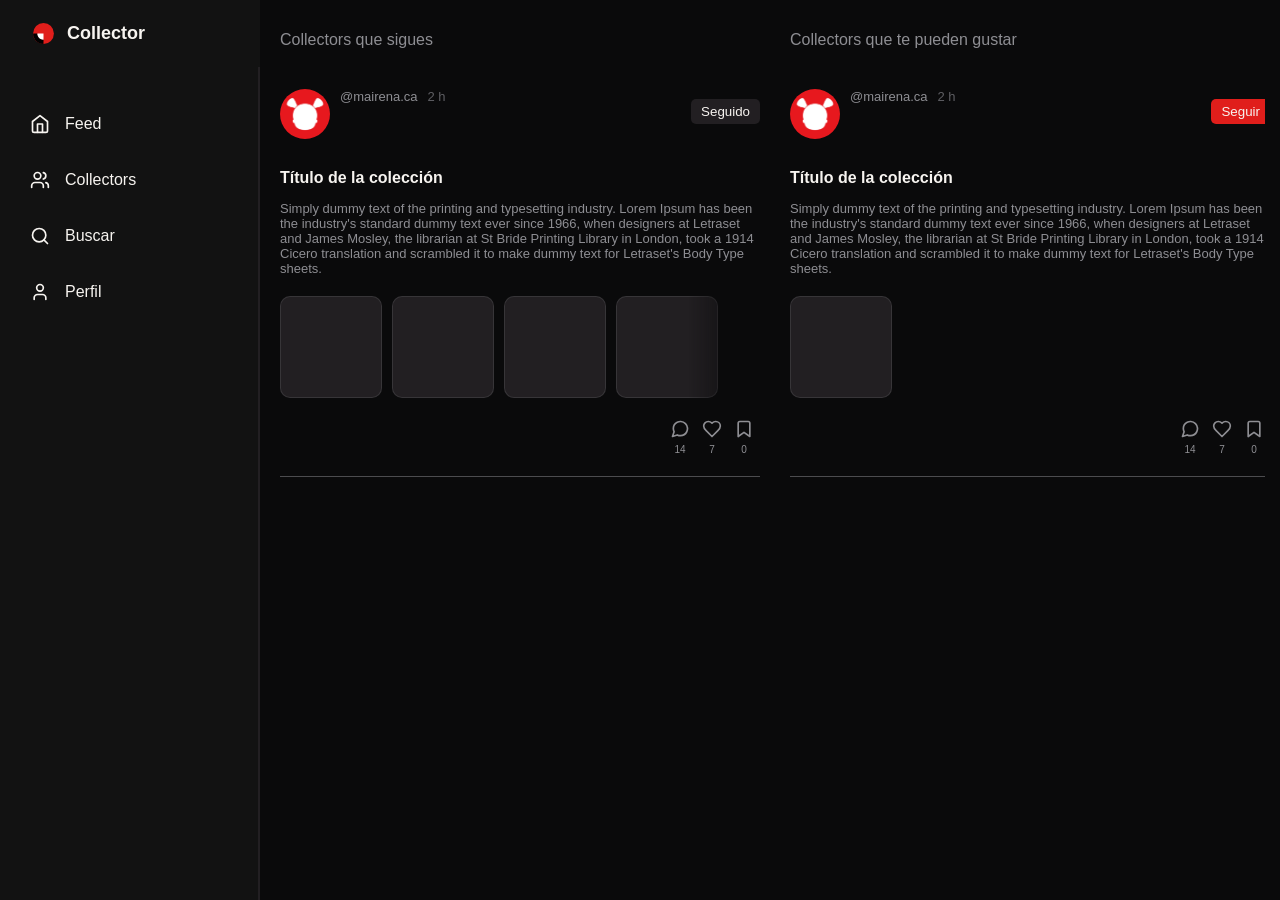
<file: collectors.html>
<!DOCTYPE html>
<html lang="es">
<head>
    <meta charset="UTF-8">
    <meta name="viewport" content="width=device-width, initial-scale=1.0">
    <title>Collector</title>
    <link rel="stylesheet" href="style.css">
    <link rel="apple-touch-icon" href="resources/iconDEF.png">
</head>
<body>

    <!-- El logo se queda aquí arriba para el móvil -->
    <div class="icon">
        <img src="resources/iconadapted.svg" alt="Logo">
        <span class="icon-text">Collector</span>
    </div>

    <!-- Barra de navegación con tus botones -->
    <nav class="nav-bar">
        <div class="nav-buttons-container">
            <a class="nav-button" href="index.html">
                <svg xmlns="http://w3.org" width="24" height="24" viewBox="0 0 24 24" fill="none" stroke="currentColor" stroke-width="2" stroke-linecap="round" stroke-linejoin="round" class="nav-icon"><path d="m3 9 9-7 9 7v11a2 2 0 0 1-2 2H5a2 2 0 0 1-2-2z"/><polyline points="9 22 9 12 15 12 15 22"/></svg>
                <span>Feed</span>
            </a>
            
            <a class="nav-button" href="collectors.html">
                <svg xmlns="http://w3.org" width="24" height="24" viewBox="0 0 24 24" fill="none" stroke="currentColor" stroke-width="2" stroke-linecap="round" stroke-linejoin="round" class="nav-icon"><path d="M16 21v-2a4 4 0 0 0-4-4H6a4 4 0 0 0-4 4v2"/><circle cx="9" cy="7" r="4"/><path d="M22 21v-2a4 4 0 0 0-3-3.87"/><path d="M16 3.13a4 4 0 0 1 0 7.75"/></svg>
                <span>Collectors</span>
            </a>
           
           <a class="nav-button" href="buscar.html">
                <svg xmlns="http://w3.org" width="24" height="24" viewBox="0 0 24 24" fill="none" stroke="currentColor" stroke-width="2" stroke-linecap="round" stroke-linejoin="round" class="nav-icon"><circle cx="11" cy="11" r="8"/><path d="m21 21-4.3-4.3"/></svg>
                <span>Buscar</span>
            </a>
            
            <a class="nav-button" href="perfil.html">
                <svg xmlns="http://w3.org" width="24" height="24" viewBox="0 0 24 24" fill="none" stroke="currentColor" stroke-width="2" stroke-linecap="round" stroke-linejoin="round" class="nav-icon"><path d="M19 21v-2a4 4 0 0 0-4-4H9a4 4 0 0 0-4 4v2"/><circle cx="12" cy="7" r="4"/></svg>
                <span>Perfil</span>
            </a>
        </div>
        </div>
    </nav>
    <nav><div class="mini-navbar"><a href="#u-follow" type="button" class="seguidos">Seguidos</a><a href="#u-like" type="button" class="recomendados">Recomendados</a></div></nav>
    <main class="collector-page"> 
        
        <div class="collectors">
            <div class="u-follow" id="u-follow"><h1>Collectors que sigues</h1>

                <div class="contenedor-bento">
                    <div class="bento">
                        <div class="bento-user">
                            <div class="info-usuario">
                            <div class="avatar"><img src="resources/DEFAULTUSER.png"></div>
                            <div class="user-date"><span class="nombre-usuario">@mairena.ca</span><span class="fecha">2 h</span></div>
                            </div>
                            <div class="bento-followed"><button type="button">Seguido</button></div>
                        </div>
                        <div class="bento-title">
                            <h2>Título de la colección</h2>
                            <div class="mensaje">Simply dummy text of the printing and typesetting industry. Lorem Ipsum has been the industry's standard dummy text ever since 1966, when designers at Letraset and James Mosley, the librarian at St Bride Printing Library in London, took a 1914 Cicero translation and scrambled it to make dummy text for Letraset's Body Type sheets.</div>
                        </div>
                        <div class="bento-cd">
                            <a href="#miModal" class="portada-enlace"><div class="bento-cdcover"></div></a>
                            <a href="#miModal" class="portada-enlace"><div class="bento-cdcover"></div></a>
                            <a href="#miModal" class="portada-enlace"><div class="bento-cdcover"></div></a>
                            <a href="#miModal" class="portada-enlace"><div class="bento-cdcover"></div></a>
                        </div>
                         <div class="botones-likesave">
                            <button class="coment"><svg xmlns="http://w3.org" viewBox="0 0 24 24" width="20" height="20" fill="none" stroke="currentColor" stroke-width="2" stroke-linecap="round" stroke-linejoin="round">
                            <path d="M21 11.5a8.38 8.38 0 0 1-.9 3.8 8.5 8.5 0 0 1-7.6 4.7 8.38 8.38 0 0 1-3.8-.9L3 21l1.9-5.7a8.38 8.38 0 0 1-.9-3.8 8.5 8.5 0 0 1 4.7-7.6 8.38 8.38 0 0 1 3.8-.9h.5a8.48 8.48 0 0 1 8 8v.5z"/>
                            </svg><p>14</p>
                            </button>
                            <button class="like"><svg xmlns="http://w3.org" viewBox="0 0 24 24" width="20" height="20" fill="none" stroke="currentColor" stroke-width="2" stroke-linecap="round" stroke-linejoin="round">
                            <path d="M19 14c1.49-1.46 3-3.21 3-5.5A5.5 5.5 0 0 0 16.5 3c-1.76 0-3 .5-4.5 2-1.5-1.5-2.74-2-4.5-2A5.5 5.5 0 0 0 2 8.5c0 2.3 1.5 4.05 3 5.5l7 7Z"/>
                            </svg><p>7</p></button>
                            
                            <button class="save"><svg xmlns="http://w3.org" viewBox="0 0 24 24" width="20" height="20" fill="none" stroke="currentColor" stroke-width="2" stroke-linecap="round" stroke-linejoin="round">
                            <path d="M19 21l-7-5-7 5V5a2 2 0 0 1 2-2h10a2 2 0 0 1 2 2z"/>
                            </svg><p>0</p></button>
                    </div>
                    </div>
                        
                    
                </div>
            </div>
            <div class="separador-uno"></div>

            <div class="u-like" id="u-like"><h1>Collectors que te pueden gustar</h1>
                <div class="contenedor-bento">
                    <div class="bento">
                        <div class="bento-user">
                            <div class="info-usuario">
                            <div class="avatar"><img src="resources/DEFAULTUSER.png"></div>
                            <div class="user-date"><span class="nombre-usuario">@mairena.ca</span><span class="fecha">2 h</span></div>
                            </div>
                        <div class="bento-follow"><button type="button">Seguir</button></div>
                        </div>
                        <div class="bento-title">
                        <h2>Título de la colección</h2>
                        <div class="mensaje">Simply dummy text of the printing and typesetting industry. Lorem Ipsum has been the industry's standard dummy text ever since 1966, when designers at Letraset and James Mosley, the librarian at St Bride Printing Library in London, took a 1914 Cicero translation and scrambled it to make dummy text for Letraset's Body Type sheets.</div>
                        </div>
                        <div class="bento-cd">
                            <a href="#miModal" class="portada-enlace">
                            <div class="bento-cdcover"></div>
                            </a>
                        </div>
                         <div class="botones-likesave">
                            <button class="coment"><svg xmlns="http://w3.org" viewBox="0 0 24 24" width="20" height="20" fill="none" stroke="currentColor" stroke-width="2" stroke-linecap="round" stroke-linejoin="round">
                            <path d="M21 11.5a8.38 8.38 0 0 1-.9 3.8 8.5 8.5 0 0 1-7.6 4.7 8.38 8.38 0 0 1-3.8-.9L3 21l1.9-5.7a8.38 8.38 0 0 1-.9-3.8 8.5 8.5 0 0 1 4.7-7.6 8.38 8.38 0 0 1 3.8-.9h.5a8.48 8.48 0 0 1 8 8v.5z"/>
                            </svg><p>14</p>
                            </button>
                            <button class="like"><svg xmlns="http://w3.org" viewBox="0 0 24 24" width="20" height="20" fill="none" stroke="currentColor" stroke-width="2" stroke-linecap="round" stroke-linejoin="round">
                            <path d="M19 14c1.49-1.46 3-3.21 3-5.5A5.5 5.5 0 0 0 16.5 3c-1.76 0-3 .5-4.5 2-1.5-1.5-2.74-2-4.5-2A5.5 5.5 0 0 0 2 8.5c0 2.3 1.5 4.05 3 5.5l7 7Z"/>
                            </svg><p>7</p></button>
                            
                            <button class="save"><svg xmlns="http://w3.org" viewBox="0 0 24 24" width="20" height="20" fill="none" stroke="currentColor" stroke-width="2" stroke-linecap="round" stroke-linejoin="round">
                            <path d="M19 21l-7-5-7 5V5a2 2 0 0 1 2-2h10a2 2 0 0 1 2 2z"/>
                            </svg><p>0</p></button>
                    </div>
                    </div>
                    

                    
                </div>
            </div>
        </div>
    </main>
    <!-- esto es el modal -->
    <div id="miModal" class="modal-fondo">
    <div class="modal-contenido">
        <!-- Este botón redirige a '#' (ningún sitio), lo que cierra el modal -->
        <a href="#" class="cerrar-modal">&times;</a>

        <div class="modal-cover"><svg xmlns="http://w3.org" width="48" height="48" viewBox="0 0 24 24" fill="none" stroke="currentColor" stroke-width="1" stroke-linecap="round" stroke-linejoin="round">
        <!-- Círculo exterior del disco -->
            <circle cx="12" cy="12" r="10" />
        <!-- Círculo interior (el agujero central) -->
            <circle cx="12" cy="12" r="2" />
        <!-- Línea curva de brillo o surco del disco -->
            <path d="M6 12a6 6 0 0 1 6-6" />
        </svg>
        </div>
        <div class="resto-modal" >
        <div class="titulo-artistas">
        <h2>Título del álbum</h2>
        <p>Artista · Año</p>
            <div class="estrellas">
                 <span>●</span><span>○</span><span>○</span><span>○</span><span>○</span>
            </div>
        </div>

            <div class="botones-modal">
                    <button type="button" class="escuchado" checked>
                        <svg xmlns="http://w3.org" width="12" height="12" viewBox="0 0 24 24" fill="none" stroke="currentColor" stroke-width="2">
                            <polyline points="20 6 9 17 4 12"/>
                        </svg> Escuchado
                    </button>
                    <button type="button" class="en-cola">
                      <svg xmlns="http://w3.org" width="12" height="12" viewBox="0 0 24 24" fill="none" stroke="currentColor" stroke-width="2" stroke-linecap="round" stroke-linejoin="round">
                            <circle cx="12" cy="12" r="10"/>
                            <polyline points="12 6 12 12 16 14"/>
                        </svg> En cola
                    </button>
            </div>
            <textarea class="modal-review" placeholder="Escribe qué te ha parecido este álbum..."></textarea>
            <hr class="separador">
            <div class="fav-save">
                <button type="button">
                    <svg xmlns="http://w3.org" width="16" height="16" viewBox="0 0 24 24" fill="none" stroke="currentColor" stroke-width="2" stroke-linecap="round" stroke-linejoin="round">
                        <path d="M19 14c1.49-1.46 3-3.21 3-5.5A5.5 5.5 0 0 0 16.5 3c-1.76 0-3 .5-4.5 2-1.5-1.5-2.74-2-4.5-2A5.5 5.5 0 0 0 2 8.5c0 2.3 1.5 4.05 3 5.5l7 7Z"/>
                    </svg> Favorito</button>
                <button type="button"><svg xmlns="http://w3.org" width="16" height="16" viewBox="0 0 24 24" fill="none" stroke="currentColor" stroke-width="2" stroke-linecap="round" stroke-linejoin="round">
                        <path d="m19 21-7-4-7 4V5a2 2 0 0 1 2-2h10a2 2 0 0 1 2 2v16z"/>
                        </svg> Añadir a colección</button>
            </div>
        </div>
    </div>
</div>
</body>
</file>
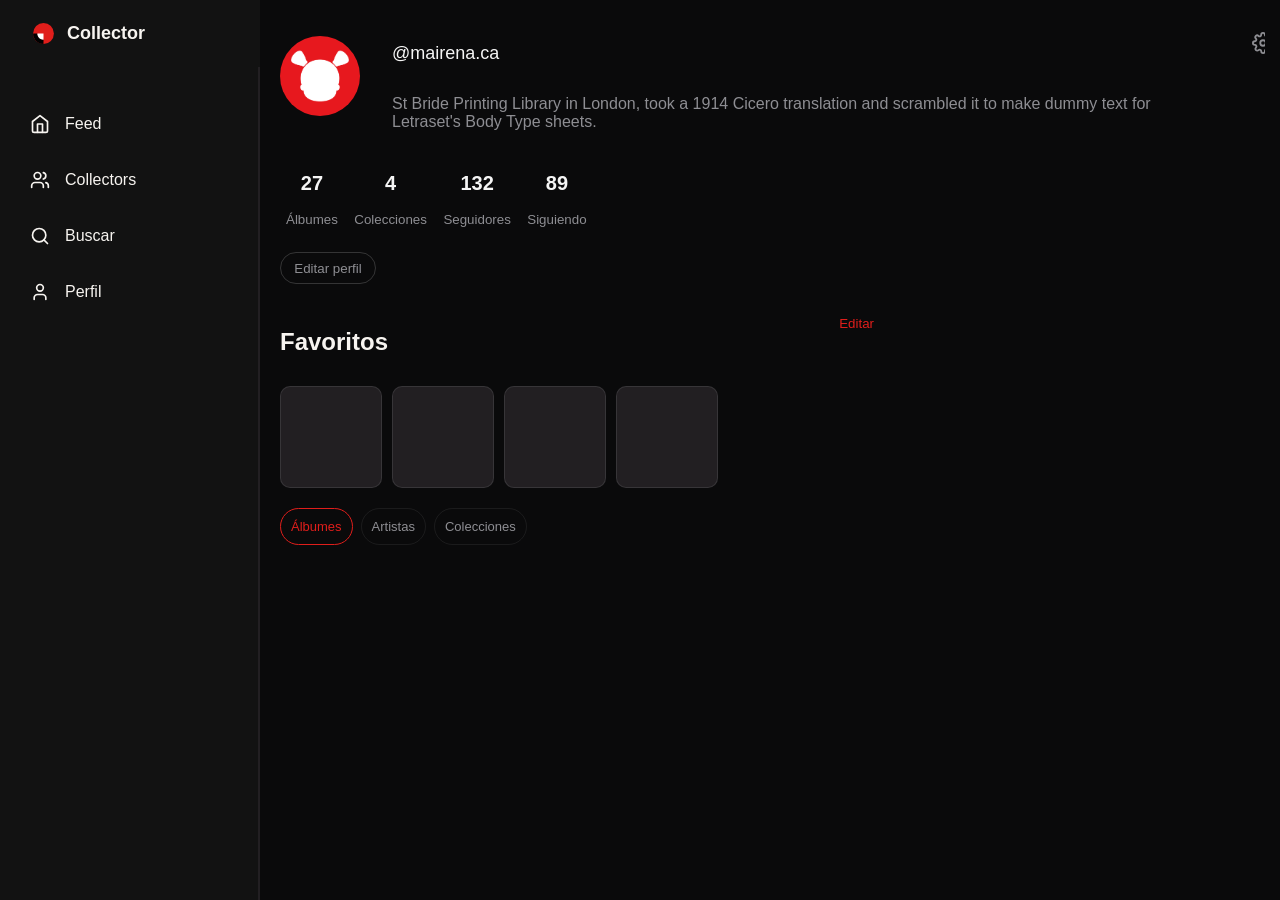
<file: perfil.html>
<!DOCTYPE html>
<html lang="es">
<head>
    <meta charset="UTF-8">
    <meta name="viewport" content="width=device-width, initial-scale=1.0">
    <title>Collector</title>
    <link rel="stylesheet" href="style.css">
    <link rel="apple-touch-icon" href="resources/iconDEF.png">
</head>
<body>

    <!-- El logo se queda aquí arriba para el móvil -->
    <div class="icon">
        <img src="resources/iconadapted.svg" alt="Logo">
        <span class="icon-text">Collector</span>
    </div>

    <!-- Barra de navegación con tus botones -->
    <nav class="nav-bar">
        <div class="nav-buttons-container">
            <a class="nav-button" href="index.html">
                <svg xmlns="http://w3.org" width="24" height="24" viewBox="0 0 24 24" fill="none" stroke="currentColor" stroke-width="2" stroke-linecap="round" stroke-linejoin="round" class="nav-icon"><path d="m3 9 9-7 9 7v11a2 2 0 0 1-2 2H5a2 2 0 0 1-2-2z"/><polyline points="9 22 9 12 15 12 15 22"/></svg>
                <span>Feed</span>
            </a>
            
            <a class="nav-button" href="collectors.html">
                <svg xmlns="http://w3.org" width="24" height="24" viewBox="0 0 24 24" fill="none" stroke="currentColor" stroke-width="2" stroke-linecap="round" stroke-linejoin="round" class="nav-icon"><path d="M16 21v-2a4 4 0 0 0-4-4H6a4 4 0 0 0-4 4v2"/><circle cx="9" cy="7" r="4"/><path d="M22 21v-2a4 4 0 0 0-3-3.87"/><path d="M16 3.13a4 4 0 0 1 0 7.75"/></svg>
                <span>Collectors</span>
            </a>
           
            <a class="nav-button" href="buscar.html">
                <svg xmlns="http://w3.org" width="24" height="24" viewBox="0 0 24 24" fill="none" stroke="currentColor" stroke-width="2" stroke-linecap="round" stroke-linejoin="round" class="nav-icon"><circle cx="11" cy="11" r="8"/><path d="m21 21-4.3-4.3"/></svg>
                <span>Buscar</span>
            </a>
            
            <a class="nav-button" href="perfil.html">
                <svg xmlns="http://w3.org" width="24" height="24" viewBox="0 0 24 24" fill="none" stroke="currentColor" stroke-width="2" stroke-linecap="round" stroke-linejoin="round" class="nav-icon"><path d="M19 21v-2a4 4 0 0 0-4-4H9a4 4 0 0 0-4 4v2"/><circle cx="12" cy="7" r="4"/></svg>
                <span>Perfil</span>
            </a>
        </div>
    </nav>
    <main class="perfil">
        <div class="user-info">
            <div class="user-basics">
                <div class="avatar"><img src="resources/DEFAULTUSER.png"></div>
                <div class="info-perfil">
                    <h2>@mairena.ca</h2>
                    <p>St Bride Printing Library in London, took a 1914 Cicero translation and scrambled it to make dummy text for Letraset's Body Type sheets.</p>
                </div>
            </div>
            <button type="button"><svg xmlns="http://www.w3.org/2000/svg" width="22" height="22" viewBox="0 0 24 24" fill="none" stroke="currentColor" stroke-width="2" stroke-linecap="round" stroke-linejoin="round">
                                    <circle cx="12" cy="12" r="3"/>
                                    <path d="M19.4 15a1.65 1.65 0 0 0 .33 1.82l.06.06a2 2 0 1 1-2.83 2.83l-.06-.06a1.65 1.65 0 0 0-1.82-.33 1.65 1.65 0 0 0-1 1.51V21a2 2 0 0 1-4 0v-.09A1.65 1.65 0 0 0 9 19.4a1.65 1.65 0 0 0-1.82.33l-.06.06a2 2 0 1 1-2.83-2.83l.06-.06a1.65 1.65 0 0 0 .33-1.82 1.65 1.65 0 0 0-1.51-1H3a2 2 0 0 1 0-4h.09A1.65 1.65 0 0 0 4.6 9a1.65 1.65 0 0 0-.33-1.82l-.06-.06a2 2 0 1 1 2.83-2.83l.06.06a1.65 1.65 0 0 0 1.82.33H9a1.65 1.65 0 0 0 1-1.51V3a2 2 0 0 1 4 0v.09a1.65 1.65 0 0 0 1 1.51 1.65 1.65 0 0 0 1.82-.33l.06-.06a2 2 0 1 1 2.83 2.83l-.06.06a1.65 1.65 0 0 0-.33 1.82V9a1.65 1.65 0 0 0 1.51 1H21a2 2 0 0 1 0 4h-.09a1.65 1.65 0 0 0-1.51 1z"/>
                                    </svg>
            </button>
        </div>
        <div class="insights">
            <button class="insights-button">
                <h2>27</h2>
                <p>Álbumes</p>
            </button>
            <button class="insights-button">
                <h2>4</h2>
                <p>Colecciones</p>
            </button>
            <button class="insights-button">
                <h2>132</h2>
                <p>Seguidores</p>
            </button>
            <button class="insights-button">
                <h2>89</h2>
                <p>Siguiendo</p>
            </button>

        </div>
        <button type="button" class="editar">Editar perfil</button>
        <div class="favoritos">
            <div class="fav-edit">
                <h2>Favoritos</h2>
                <button id="editar" type="button">Editar</button>
            </div>    
            <div class="bento-cd">
                            <a href="#miModal" class="portada-enlace"><div class="bento-cdcover"></div></a>
                            <a href="#miModal" class="portada-enlace"><div class="bento-cdcover"></div></a>
                            <a href="#miModal" class="portada-enlace"><div class="bento-cdcover"></div></a>
                            <a href="#miModal" class="portada-enlace"><div class="bento-cdcover"></div></a>
            </div>
        </div>
        <div class="aca">
            <input class="tab" type="radio" name="tab-buscar" id="tab-albumes" checked>
            <input class="tab" type="radio" name="tab-buscar" id="tab-artistas">
            <input class="tab" type="radio" name="tab-buscar" id="tab-colecciones">
 
    <div class="filtro-tabs">
    <label class="tab" for="tab-albumes">Álbumes</label>
    <label class="tab" for="tab-artistas">Artistas</label>
    <label class="tab" for="tab-colecciones">Colecciones</label>
        </div>
    </main>
<!-- esto es el modal -->
    <div id="miModal" class="modal-fondo">
    <div class="modal-contenido">
        <!-- Este botón redirige a '#' (ningún sitio), lo que cierra el modal -->
        <a href="#" class="cerrar-modal">&times;</a>

        <div class="modal-cover"><svg xmlns="http://w3.org" width="48" height="48" viewBox="0 0 24 24" fill="none" stroke="currentColor" stroke-width="1" stroke-linecap="round" stroke-linejoin="round">
        <!-- Círculo exterior del disco -->
            <circle cx="12" cy="12" r="10" />
        <!-- Círculo interior (el agujero central) -->
            <circle cx="12" cy="12" r="2" />
        <!-- Línea curva de brillo o surco del disco -->
            <path d="M6 12a6 6 0 0 1 6-6" />
        </svg>
        </div>
        <div class="resto-modal" >
        <div class="titulo-artistas">
        <h2>Título del álbum</h2>
        <p>Artista · Año</p>
            <div class="estrellas">
                 <span>●</span><span>○</span><span>○</span><span>○</span><span>○</span>
            </div>
        </div>

            <div class="botones-modal">
                    <button type="button" class="escuchado" checked>
                        <svg xmlns="http://w3.org" width="12" height="12" viewBox="0 0 24 24" fill="none" stroke="currentColor" stroke-width="2">
                            <polyline points="20 6 9 17 4 12"/>
                        </svg> Escuchado
                    </button>
                    <button type="button" class="en-cola">
                      <svg xmlns="http://w3.org" width="12" height="12" viewBox="0 0 24 24" fill="none" stroke="currentColor" stroke-width="2" stroke-linecap="round" stroke-linejoin="round">
                            <circle cx="12" cy="12" r="10"/>
                            <polyline points="12 6 12 12 16 14"/>
                        </svg> En cola
                    </button>
            </div>
            <textarea class="modal-review" placeholder="Escribe qué te ha parecido este álbum..."></textarea>
            <hr class="separador">
            <div class="fav-save">
                <button type="button">
                    <svg xmlns="http://w3.org" width="16" height="16" viewBox="0 0 24 24" fill="none" stroke="currentColor" stroke-width="2" stroke-linecap="round" stroke-linejoin="round">
                        <path d="M19 14c1.49-1.46 3-3.21 3-5.5A5.5 5.5 0 0 0 16.5 3c-1.76 0-3 .5-4.5 2-1.5-1.5-2.74-2-4.5-2A5.5 5.5 0 0 0 2 8.5c0 2.3 1.5 4.05 3 5.5l7 7Z"/>
                    </svg> Favorito</button>
                <button type="button"><svg xmlns="http://w3.org" width="16" height="16" viewBox="0 0 24 24" fill="none" stroke="currentColor" stroke-width="2" stroke-linecap="round" stroke-linejoin="round">
                        <path d="m19 21-7-4-7 4V5a2 2 0 0 1 2-2h10a2 2 0 0 1 2 2v16z"/>
                        </svg> Añadir a colección</button>
            </div>
        </div>
    </div>
</div>
</body>
</html>
</file>
<file: style.css>
/* ==========================================================================
   ÍNDICE
   ==========================================================================
   1. RESET Y BASE
   2. LOGO (.icon)
   3. BARRA DE NAVEGACIÓN INFERIOR (móvil)
   4. LAYOUT PRINCIPAL (main / contenido)
   5. FEED · "Ordenar por"
   6. FEED · TARJETA DE COMENTARIO/RESEÑA
   7. MODAL DE ÁLBUM
   8. PÁGINA "COLLECTORS" (móvil)
   9. DISEÑO ESCRITORIO / LAPTOP (min-width: 1024px)
      — dentro de este bloque se reorganizan las MISMAS secciones de
        arriba, pero solo con lo que cambia en escritorio.
   ==========================================================================
   Cómo leer este archivo:
   - Todo lo que está FUERA del media query del punto 9 es el diseño
     MÓVIL (mobile-first): son los estilos por defecto, los que se
     aplican siempre a menos que la pantalla sea de 1024px o más.
   - Todo lo que está DENTRO de "@media screen and (min-width: 1024px)"
     (punto 9) son estilos que SOLO se aplican en escritorio, y que
     sobrescriben a los de arriba.
   ========================================================================== */


/* ==========================================================================
   1. RESET Y BASE
   ========================================================================== */
html {
    scrollbar-gutter: stable;
}

body {
    background-color: #0A0A0B;
    color: #F7F4F0;
    font-family: Arial, Helvetica, sans-serif;
    margin: 0;
    padding: 0;
}


/* ==========================================================================
   2. LOGO (.icon)
   Por defecto en móvil: fijo arriba, ocupando todo el ancho.
   ========================================================================== */
.icon {
    display: flex;
    align-items: center;
    gap: 10px;
    font-size: large;
    font-weight: 700;
    padding: 20px;
    position: fixed;           /* Lo deja fijo arriba */
    top: 0;
    left: 0;
    width: 100vw;
    background-color: #121212; /* Fondo negro para que no se mezcle con el feed */
    z-index: 1001;              /* Por encima de todo */
    box-sizing: border-box;
}

.icon img {
    width: 3vh;
}


/* ==========================================================================
   3. BARRA DE NAVEGACIÓN (móvil: barra fija abajo, horizontal)
   ========================================================================== */
.nav-bar {
    border-top: 2px solid #221F22;
    position: fixed;
    bottom: 0;
    left: 0;
    width: 100vw;
    background-color: #121212;
    z-index: 1000;
}

.nav-buttons-container {
    display: flex;
    justify-content: space-between;
    width: 100%;
}

.nav-button {
    display: flex;
    flex-direction: column;
    align-items: center;
    justify-content: center;
    gap: 10px;
    background: none;
    border: none;
    text-decoration: none;
    color: #F7F4F0;
    padding: 20px 0;
    margin: 0;
    font: inherit;
    cursor: pointer;
    text-align: center;
    flex: 1;
    transition: all 0.2s ease;
}

.nav-button:hover {
    color: #E01E1B;
}

.nav-bar svg {
    width: 20px;
    height: 20px;
}

/* Resalta en rojo el botón de la pestaña activa (usando :target) */
body:has(#Feed:target) .nav-button[href="#Feed"],
body:has(#Collectors:target) .nav-button[href="#Collectors"],
body:has(#Buscar:target) .nav-button[href="#Buscar"],
body:has(#Perfil:target) .nav-button[href="#Perfil"] {
    color: #E01E1B;
}


/* ==========================================================================
   4. LAYOUT PRINCIPAL (main / contenido)
   El margen superior/inferior deja hueco para el logo y la nav-bar fijos.
   ========================================================================== */
main {
    margin-top: 60px;
    padding: 20px 20px 90px 20px;
}

.contenido {
    display: flex;
    flex-direction: row;
    justify-content: space-between;
    margin: 0;
}


/* ==========================================================================
   5. FEED · "Ordenar por"
   ========================================================================== */
.ordenar-por {
    margin: 0;
    
    display: flex;
    flex-direction: row;
    justify-content: space-between;
    align-items: center;
    gap: 10px;
}

.ordenar-por h1 {
    font-size: medium;
    color: #8E8E93;
    font-weight: 100;
}

.ordenar-select {
    border: none;
    border-radius: 5px;
    background-color: #e01e1b1a;
    color: #8E8E93;
    padding: 5px;
    outline: none;
}

.ordenar-select:hover {
    border: none;
    border-radius: 5px;
    background-color: #e01e1b1a;
    color: white;
    padding: 5px;
    outline: none;
}

.ordenar-select:focus {
    border: none;
    border-radius: 5px;
    background-color: #e01e1b1a;
    color: #8E8E93;
    padding: 5px;
    outline: none;
}


/* ==========================================================================
   6. FEED · TARJETA DE COMENTARIO/RESEÑA
   ========================================================================== */
.comentario-contenedor {
    display: flex;
    flex-direction: column;
    justify-content: space-between;
    padding: 0px;
    
}

.comentario-contenedor h1 {
    color: #8E8E93;
    font-weight: 10;
    font-size: small;
    justify-content: left;
    
}

.comentario {
    padding-top: 20px;
    width:100%;
    min-width: 320px;
    height: 100%;
    background-color: transparent;
    border-bottom: 1px solid rgba(142, 142, 147, 0.5);
    display: flex;
    flex-direction: column;
    justify-content: flex-start;
    margin: 0;
    align-self: center;
}

/* --- Cabecera: avatar + nombre + fecha --- */
.avatar {
    color: #8E8E93;
    display: flex;
    justify-content: flex-start;
    background-color: #e01e1b6c;
    width: 2vw;
    min-width: 50px;
    min-height: 50px;
    height: 2vw;
    border-radius: 100%;
    padding: 0;          /* Quita el espacio interno para que la imagen llene todo */
    overflow: hidden;
}

.avatar img {
    width: 100%;
    height: 100%;
    object-fit: cover;   /* Ajusta y recorta la foto proporcionalmente al círculo */
    display: block;
}

.info-usuario {
    display: flex;
    flex-direction: row;
    justify-content: flex-start;
    gap: 10px;
}

.user-date {
    display: flex;
    flex-direction: row;
    justify-content: space-between;
    gap: 10px;
}

.fecha {
    color: #8e8e93a4;
    font-size: small;
    min-width: 0;
}

.nombre-usuario {
    color: #8E8E93;
    font-size: small;
    min-width: 0;
}

/* --- Portada del álbum + valoración por estrellas --- */
.portada-enlace,
.portada-enlace * {
    text-decoration: none !important;
}

.portada {
    width: 7vw;
    max-width: 100px;
    max-height: 100px;
    min-width: 80px;
    height: 7vw;
    min-height: 80px;
    background-color: #121212;
    border-radius: 10px;
    overflow: hidden; /* Asegura que la imagen no sobresalga del contenedor */
}

.portada img {
    width: 7vw;
    min-width: 80px;
    box-shadow: 0px 4px 10px rgba(0, 0, 0, 0.5);
    border-radius: 10px;
}

.estrellas {
    font-size: x-large;
    color: #E01E1B;
}

/* --- Texto de la reseña: nombre de álbum, artista, mensaje --- */
.album-name {
    color: #ffff;
    font-weight: 700;
    display: flex;
    flex-direction: row;
    justify-content: flex-start;
    gap: 10px;
    align-items: center;
}

.artist-name {
    color: rgba(255, 255, 255, 0.90); /* Blanco al 90% de opacidad */
    font-weight: 400;                 /* Más delgado que el título del álbum */
    font-size: medium;
    border-left: 1px solid #8E8E93;
    padding-left: 10px;
}

.artist-name:hover {
    color: #E01E1B; /* Rojo de la marca */
    font-weight: 400;
    font-size: medium;
    border-left: 1px solid #8E8E93;
    padding-left: 10px;
}

.mensaje {
    color: #8E8E93;
    font-size: small;
    min-width: 0;
}

/* --- Botones de comentar / like / guardar --- */
.botones-likesave {
    display: flex;
    flex-direction: row;
    justify-content: flex-end;
    margin-top: 20px;
}

.botones-likesave p {
    color: #8E8E93;
    font-size: x-small;
    margin-top: 2px;
}

.botones-likesave button {
    background-color: transparent;
    border: 0px;
    color: #8E8E93;
}

.botones-likesave button:hover {
    color: #E01E1B;
    cursor: pointer;
}

/* Iconos que se pintan de rojo al pulsarlos */
.like:active svg,
.save:active svg,
.coment:active svg {
    color: #E01E1B; /* El borde cambia al rojo de la marca */
    fill: #E01E1B;  /* El interior se rellena por completo */
}


/* ==========================================================================
   7. MODAL DE ÁLBUM
   Ventana que se abre al pulsar la portada de un álbum (usa :target).
   ========================================================================== */

/* Quita estilos por defecto del enlace de la portada que abre el modal */
.portada-enlace {
    text-decoration: none;
    display: block;
}

/* Fondo oscuro del modal, oculto por defecto */
.modal-fondo {
    display: none;             /* Oculto al cargar la página */
    position: fixed;           /* Fijo en el centro sin importar el scroll */
    z-index: 9999;
    left: 0;
    top: 0;
    width: 100%;
    height: 100%;
    background-color: rgba(0, 0, 0, 0.7);
    backdrop-filter: blur(8px);
    
    align-items: center;
    justify-content: center;
}

/* LA REGLA MÁGICA: cuando el id "miModal" es el objetivo activo en la URL */
.modal-fondo:target {
    display: flex;             /* Se muestra instantáneamente al hacer clic */
}

/* Tarjeta central del modal */
.modal-contenido {
    display: flex;
    flex-direction: column;
    justify-content: center;
    align-items: center;
    background-color: #3838389f;
    border:1px solid rgba(255, 255, 255, 0.171);
    color: #ffffffa4;
    padding: 20px;
    border-radius: 24px;
    width: 40vw;
    max-width: 375px;
    min-width: 320px;
    height: 90vh;
    max-height: 667px;
    box-shadow: 0px 10px 30px rgba(0, 0, 0, 0.5);
    position: relative;
    box-sizing: border-box;
    padding:0;
}

.modal-contenido p {
    color: #8E8E93;
}
.modal-contenido h2 {
    font-weight: 100;
    font-size: medium;

}
.modal-contenido a {
    font-size: large;
}
.resto-modal {
    display:flex;
    flex-direction: column;
    justify-content: left;
    align-items: left;
    max-width: 260px;
    gap:0px;
}

.cerrar-modal {
    margin:0px;
}
/* Carátula grande dentro del modal */
.modal-cover {
    display: flex;
    flex-direction: column;

    justify-content: center;
    align-items: center;
    
    width: 260px;
    height: 260px;
    
    background-color: #121212;
    color: #8E8E93;
    box-shadow: 0 2px 4px -1px rgba(0, 0, 0, 0.5);
    margin-top: 4px;
    margin-bottom: 10px;
    border-radius: 10px;
}

.titulo-artistas h2 {
    margin-top: 20px;
    padding: 0;
}

.titulo-artistas p {
    font-size: small;
    margin:0;
    margin-top: 2px;
    margin-left: 2px;
    padding: 0;
    
}

.titulo-artistas .estrellas {
    margin: 0px;
    padding: 0;
    font-size: xx-large;
}

/* Botones "Escuchado" / "En cola" */
.botones-modal {
    display: flex;
    flex-direction: row;
    justify-content: center;
    gap: 20px;
    align-items: center;
}

.botones-modal button {
    width: 220px;
    height: 40px;
    margin:8px 0 16px 0;
    
    background-color: #121212;
    color: #F7F4F0;
    font-family: inherit;
    font-weight: 100;
    border: 0px;
    border-radius: 8px;
}

.botones-modal button:hover {
    width: 220px;
    margin:8px 0 16px 0;
    background-color: #e01e1b79;
    color: #F7F4F0;
    font-family: inherit;
    font-weight: 100;
    border: 0px;
    border-radius: 8px;
}

.botones-modal button:focus {
    width: 220px;
    margin:8px 0 16px 0;
    background-color: #e01e1bb6;
    color: #F7F4F0;
    font-family: inherit;
    font-weight: 100;
    border: 0px;
    border-radius: 8px;
}

.en-cola,
.escuchado {
    display: flex;
    flex-direction: row;
    justify-content: center;
    align-items: center;
    gap: 8px;
}

/* Cuadro de texto para escribir la reseña dentro del modal */
textarea {
    width: 100%;
    max-width:260px;
    min-width: 260px;
    height: 100px;
    min-height: 100px;
    max-height: 100px;
    background-color: #121212;
    color: #8E8E93;
    border: 0px;
    border-radius: 8px;
    font-family: inherit;
    outline: none;
    padding: 20px;
    box-sizing: border-box;
}

input,
textarea,
select {
    font-size: 16px;
}

hr,
.separador {
    margin-top: 20px;
    border: 0px;
    border-top: 0.1px solid #8E8E93;
}


/* Botones "Favorito" / "Añadir a colección" */

.fav-save {
    display: flex;
    flex-direction: row;
    justify-content: flex-start;
    align-items: center;
    gap:16px;
}
.fav-save button {
    display: flex;
    flex-direction: row;
    justify-content: space-between;
    align-items: center;
    gap:10px;
    background-color: transparent;
    color: #8E8E93;
    border: 0px;
    margin: 0;
    padding: 0;
    font-family: inherit;
    cursor: pointer;
}

.fav-save button:hover {
    display: flex;
    flex-direction: row;
    justify-content: space-between;
    align-items: center;
    gap:10px;
    background-color: transparent;
    color: #e01e1b79;
    border: 0px;
    margin: 0;
    padding: 0;
    font-family: inherit;
    cursor: pointer;
}

.fav-save button:focus {
    display: flex;
    flex-direction: row;
    justify-content: space-between;
    align-items: center;
    gap:10px;
    background-color: transparent;
    color: #e01e1bb6;
    border: 0px;
    margin: 0;
    padding: 0;
    font-family: inherit;
    cursor: pointer;
}
/* Botón de cerrar (la X) */
.cerrar-modal {
    position: absolute;
    top: 12px;
    right: 16px;
    font-size: 28px;
    color: #aaa;
    text-decoration: none; /* Quita el subrayado del enlace */
}

.cerrar-modal:hover {
    color: #fff;
}


/* ==========================================================================
   8. PÁGINA "COLLECTORS" (móvil)
   Lista de colecciones de otros usuarios (seguidos / recomendados).
   ========================================================================== */
.collector-page {
    padding: 0;
}

.collectors {
    display: flex;
    flex-direction: row;
    justify-content: space-between;
    width: 100%;
    margin: 0;
}

.collectors h1 {
    font-size: medium;
    color: #8E8E93;
    font-weight: 100;
    
}

.collectors h2 {
    font-size: medium;
}

/* Columnas "Seguidos" / "Te pueden gustar" */
.u-follow,
.u-like {
    width: 100vw;
    padding: 20px;
    box-sizing: border-box;
    flex: none;      /* En móvil no reparten el espacio, cada una ocupa todo el ancho */
}

/* Por defecto ocultamos la columna de "Te pueden gustar" en móvil */
.u-like {
    display: none;
}

.u-like
/* Oculta la barra de scroll de las columnas (Chrome/Safari/Opera/Edge) */
.u-follow::-webkit-scrollbar,
.u-like::-webkit-scrollbar {
    display: none;
}

/* Oculta la barra de scroll (Firefox / IE-Edge antiguo) */
.u-follow,
.u-like {
    scrollbar-width: none;
    -ms-overflow-style: none;
}

/* Quitamos la línea divisoria vertical en móvil porque no se ven ambas columnas a la vez */
.separador-uno {
    display: none;
    height: 100%;
    border-right: 2px solid rgba(142, 142, 147, 0.5);
}

/* Botones "Seguidos" / "Recomendados" que cambian de columna en móvil */
.mini-navbar {
    z-index: 1000;
    margin-bottom:8px;
    position: fixed;
    bottom: 85px;
    left: 0;
    width: 100%;
    height: 40px;
    display: flex;
    flex-direction: row;
    justify-content: space-between;
    
}

.mini-navbar a {
    display: flex;
    justify-content: center;
    align-items: center;
   
    text-decoration: none;
    
    color: #b8b8be;
    height: 40px;
    flex: 1;
    
    
}
/* Cuando #u-like está activo (target), pinta el link "Recomendados" */
body:has(#u-like:target) .recomendados {
  color:  #e01e1bc5;
  border-bottom:2px solid #e01e1bc5;
}

/* Cuando #u-follow está activo, pinta el link "Seguidos" */
body:has(#u-follow:target) .seguidos {
  color:  #e01e1bc5;
  border-bottom:2px solid #e01e1bc5;
}

/* Por defecto (sin ancla en la URL) "Seguidos" está activo,
   así que lo pintamos rojo si NO hay ningún :target activo */
body:not(:has(:target)) .seguidos {
  color:  #e01e1bc5;
  border-bottom:2px solid #e01e1bc5;
}
/* --- Tarjeta "bento" de cada colección --- */
.bento {
    margin-top: 30px;
    padding-bottom: 10px;
    background-color: transparent;
    border-bottom: 1px solid rgba(142, 142, 147, 0.5);
}

.bento-user {
    display: flex;
    flex-direction: row;
    justify-content: space-between;
}

.subbento-avatar {
    display: flex;
    flex-direction: row;
    justify-content: space-between;
    align-items: center;
    gap: 10px;
}

.bento-follow button {
    background-color: #E01E1B;
    color: #F7F4F0;
    border: 0px;
    padding: 5px 10px;
    border-radius: 5px;
    margin-top: 10px;
}

.bento-followed button {
    background-color: #221F22;
    color: #F7F4F0;
    border: 0px;
    padding: 5px 10px;
    border-radius: 5px;
    margin-top: 10px;
}

.bento-title {
    margin-bottom: 20px;
    margin-top: 30px;
}

/* Fila horizontal con scroll de carátulas dentro de cada bento */
.bento-cd {
    margin-top: 10px;
    display: flex;
    flex-direction: row;
    gap: 10px;
    width: 100%;
    overflow-x: auto;
    padding-right: 30px;
    box-sizing: border-box;
    -webkit-mask-image: linear-gradient(to right, black 85%, transparent 100%);
    mask-image: linear-gradient(to right, black 85%, transparent 100%);
}

.bento-cd::-webkit-scrollbar {
    display: none;
}

.bento-cdcover {
    background-color: #221F22;
    border: 1px solid rgba(142, 142, 147, 0.2);
    border-radius: 10px;
    width: 100px;
    height: 100px;
    flex-shrink: 0;
}

/* Oculta ambas pestañas por defecto */
.u-follow, .u-like {
  display: none;
}

/* Se muestra solo la que coincide con el ancla activa en la URL */
.u-follow:target, .u-like:target {
  display: block;
}

/* Mostrar "Seguidos" por defecto cuando no hay ancla en la URL */
.u-follow {
  display: block;
}
.u-like:target ~ .u-follow {
  display: none;
}

html, body {
  overflow-x: hidden;
}


/* ==========================================================================
   8.1 PÁGINA "Buscar" (móvil)
   
   ========================================================================== */
.buscar-seccion {
    width:90%;
    display: flex;
    flex-direction: column;
    justify-content: center;
    
    
    
}
.buscar {
    display: flex;
    flex-direction: column;
    justify-content: flex-start;
    
    gap:20px;
}

.buscar h1 {
    font-size: medium;
    color: #8E8E93;
    font-weight: 100;
}

.searcher {
    display: flex;
    flex-direction: row;
    justify-content: flex-start;
    align-items: center;
    gap:4px;
}

.buscador {
    color:whitesmoke;
    background-color: transparent;
    width:80vw;
    height:40px;
    border-radius: 8px;
    border:1px solid rgba(255, 255, 255, 0.171);
    padding:10px;
}


.buscador:focus {
    color:whitesmoke;
    background-color: transparent;
    width:80vw;
    height:40px;
    border-radius: 8px;
    border:1px solid #E01E1B;
    outline:none;
    padding:10px;
}

.buscador1 {
    background-color: transparent;
    color:whitesmoke;
    height:40px;
    border-radius: 8px;
    border:1px solid rgba(255, 255, 255, 0.171);
    padding:10px;
}

.buscador1:hover{
    background-color: transparent;
    color:whitesmoke;
    height:40px;
    border-radius: 8px;
    border:1px solid #E01E1B;
    padding:10px;
}

.buscador1:focus{
    background-color: #E01E1B;
    color:whitesmoke;
    height:40px;
    border-radius: 8px;
    border:1px solid #E01E1B;
    padding:10px;
}

.tab {
    font-size: small;
    background-color: transparent;
    color:#8E8E93;
    border:1px solid rgba(255, 255, 255, 0.071);
    padding:10px;
    border-radius: 24px;
    cursor:pointer;
    
}

.tab:hover {
    font-size: small;
    background-color: transparent;
    color:#E01E1B;
    border:1px solid #E01E1B;
    padding:10px;
    border-radius: 24px;
    cursor:pointer;
}


.filtro-tabs {
    display:flex;
    flex-direction:row;
    justify-content: flex-start;
    gap:8px;
}

#tab-albumes:checked ~ .filtro-tabs label[for="tab-albumes"],
#tab-artistas:checked ~ .filtro-tabs label[for="tab-artistas"],
#tab-collectors:checked ~ .filtro-tabs label[for="tab-collectors"] {
    color: #E01E1B;
    border: 1px solid #E01E1B;
}

input[name="tab-buscar"] {
  display: none;
}

.para-empezar {
    text-align: center;
    display: flex;
    flex-direction: column;
    justify-content: center;
    align-items: center;
    width: 250px;
    margin:auto;
    margin-top: 90px;
    
    margin-bottom:300px;
}


.para-empezar h2{
    font-size: medium;
    margin-top:24px;
}

.para-empezar h3{
    margin-top:0px;
    font-size: small;
    font-weight: 100;
    color:#8E8E93;
}

/* ==========================================================================
   8.2 PÁGINA "Perfil" (móvil)
   
   ========================================================================== */
.perfil {
    display: flex;
    flex-direction: column;
    justify-content: flex-start;
    margin-bottom: 30px;
}

.user-info {
    display: flex;
    flex-direction: row;
    justify-content: space-between;
    gap:20px;
    
}

.user-info button {
    height: 48px;
    background-color: transparent;
    color:#8E8E93;
    border: none;
    cursor: pointer;
}

.user-info button:hover {
    height: 48px;
    background-color: transparent;
    color:#E01E1B;
    border: none;
    cursor: pointer;
}
.user-info h2 {
    font-size: large;
    font-weight: 100;
    color:whitesmoke;
}
.user-info p {
    font-size: medium;
    font-weight: 100;
    color:#8E8E93;
}
.user-basics {
    display: flex;
    flex-direction: row;
    justify-content: flex-start;
    gap:24px;
}

.user-basics .avatar {
    width: 80px;
    height: 80px;
    margin-top: 16px;
    flex-shrink: 0;
}


.info-perfil {
    display: flex;
    flex-direction: column;
    gap:0px;
    margin:8px;
}

.editar {
    width: 96px;
    height: 32px;
    padding: 8px;
    background-color: transparent;
    color:#8E8E93;
    border:1px solid rgba(255, 255, 255, 0.171);
    border-radius: 16px;
}

.editar:hover {
    width: 96px;
    height: 32px;
    padding: 8px;
    background-color: transparent;
    color:#E01E1B;
    border:1px solid #E01E1B;
    border-radius: 16px;
    cursor: pointer;
}


.editar:active {
    width: 96px;
    height: 32px;
    padding: 8px;
    background-color: #E01E1B;
    color:#0A0A0B;
    border:1px solid #E01E1B;
    border-radius: 16px;
    cursor: pointer;
}



.insights-button {
    border:none;
    background-color: transparent;
    color:whitesmoke;
    height: auto;
    margin-bottom: 24px;
    padding:;0
}

.insights-button p {
    color:#8E8E93;
    margin:0;
}

.insights-button h2:hover {
    border:none;
    background-color: transparent;
    color:#E01E1B;
    height: auto;
   
    
}

.insights-button h2:active {
    border:none;
    background-color: transparent;
    color:#8E8E93;
    
    height: auto;
    
}

.fav-edit {
    display: flex;
    flex-direction: row;
    justify-content:space-between;
    margin-top:24px;
}

#editar {
    height: 30px;
    background-color: transparent;
    border:none;
    color:#E01E1B;
}

#editar:hover {
    height: 30px;
    background-color: transparent;
    border:none;
    color:whitesmoke;
}

editar:active {
    height: 30px;
    background-color: transparent;
    border:none;
    
}

.aca {
    margin-top: 20px;
}
/* ==========================================================================
   9. DISEÑO ESCRITORIO / LAPTOP (barra lateral)
   A partir de 1024px de ancho. Todo lo de aquí dentro SOBRESCRIBE
   a los estilos móviles de arriba; lo que no se toca aquí se
   queda igual que en móvil.
   ========================================================================== */
@media screen and (min-width: 1024px) {

    html, body {
        overflow-x:visible;
    }
    /* --- 4. Layout principal --- */
    body {
        display: flex;
        flex-direction: row;
        width: 100vw;
        height: 10vh;
        margin: 0;
    }

    main {
        height: 100%;
        margin-top: 0;       /* Reseteamos el margen móvil */
        margin-left: 260px;  /* Empuja el contenido para que no lo tape la barra lateral */
        padding: 20px 0 0 0;
        flex-grow: 1;        /* Ocupa todo el espacio restante de la pantalla */
    }

    /* --- 5. "Ordenar por" --- */
    .ordenar-por {
        padding-right:20px;
        margin-bottom: 20px;
        margin-left: 20px;
        max-width: 750px; /* Reduce el ancho máximo para que no se vea gigante */
    }

    /* --- 6. Tarjeta de comentario/reseña --- */
    .comentario {
        align-self: flex-start; /* Alinea al inicio para que no se vea descentrado */
        width: 100%;
        max-width: 680px;       /* Reduce el ancho máximo para que no se vea gigante */
        height: auto;           /* Quita la altura fija para que se adapte al contenido */
        min-height: unset;      /* Resetea mínimos heredados */
        padding-bottom: 10px;
    }

    .comentario-contenedor {
        padding:0;
        margin-left: 10px;
    }
    .nombre-usuario {
        color: #8E8E93;
        font-size: small;
    }

    .album-name {
        color: #ffff;
        font-weight: 700;
    }

    .mensaje {
        color: #8E8E93;
        font-size: small;
        word-break: break-word;
        overflow-wrap: break-word;
    }

    /* --- 3. Barra de navegación: pasa a ser lateral fija --- */
    .nav-bar {
        position: fixed;
        top: 0;
        left: 0;
        width: 260px;
        height: 100vh;
        border-top: none;
        border-right: 2px solid #221F22;
        display: flex;
        flex-direction: column;
        justify-content: flex-start;
        align-items: stretch;
        padding: 100px 10px 20px 10px;
        box-sizing: border-box;
        z-index: 1000;
    }

    .nav-buttons-container {
        flex-direction: column;
        gap: 8px;
    }

    .nav-button {
        flex-direction: row;
        justify-content: flex-start;
        gap: 15px;
        width: 100%;
        flex: none;
        padding: 14px 20px;
        box-sizing: border-box;
        border-radius: 8px;
        text-align: left;
    }

    .nav-button:hover {
        background-color: #1C1C1C;
        color: #E01E1B;
    }

    body:has(#Feed:target) .nav-button[href="#Feed"],
    body:has(#Collectors:target) .nav-button[href="#Collectors"],
    body:has(#Buscar:target) .nav-button[href="#Buscar"],
    body:has(#Perfil:target) .nav-button[href="#Perfil"] {
        background-color: #1C1C1C;
        color: #E01E1B;
    }

    /* --- 2. Logo: pasa a ir arriba de la barra lateral --- */
    .icon {
        position: fixed;
        top: 0;
        left: 0;
        width: 260px;               /* Mismo ancho que la barra lateral */
        background-color: #121212;  /* Mismo fondo para que tape el contenido al hacer scroll */
        padding: 20px 30px;
        z-index: 1001;               /* Un nivel por encima de la barra */
        box-sizing: border-box;
    }

    /* --- 8. Página "Collectors" --- */

    .mini-navbar {
        display:none;
    }

    .collector-page {
        padding: 0;
        height: 100%;
        display: flex;          /* Hace que la página sea flexible */
        flex-direction: column;
        box-sizing: border-box;
    }

    .collectors {
        display: flex;
        flex-direction: row;
        justify-content: space-between;
        width: 100%;
        margin: 0;
        margin-bottom: 50px;
        flex: 1;               /* Ocupa todo el espacio que sobra del main */
        height: 100vh;         /* Aplasta el contenedor para obligar a usar scroll interno */
    }

    .collectors h1 {
        font-size: medium;
        color: #8E8E93;
        font-weight: 100;
        
    }

    .collectors h2 {
        font-size: medium;
    }

    /* En escritorio SÍ se ven las dos columnas a la vez, una al lado de la otra */
    .u-follow,
    .u-like {
        display: flex;
        flex-direction: column;
        height: 100%;         /* Toma el 100% del alto restringido de .collectors */
        width: fit-content;
        max-width: 40vw;
        flex: 1;
        box-sizing: border-box;
        overflow-y: auto;     /* Activa el scroll independiente de cada columna */
        overflow: auto;
        padding-right: 10px;  /* Espacio para que la barra no pegue al contenido */
        scrollbar-width: none;
        -ms-overflow-style: none;
    }

    .buscar-seccion {
    margin-left:280px;
    max-width: 60vw;
    display: flex;
    flex-direction: column;
    justify-content: flex-start;
   
}
    .perfil {
        margin-left:280px;
    }
    .fav-edit {
        width:600px;
    }
}
</file>
